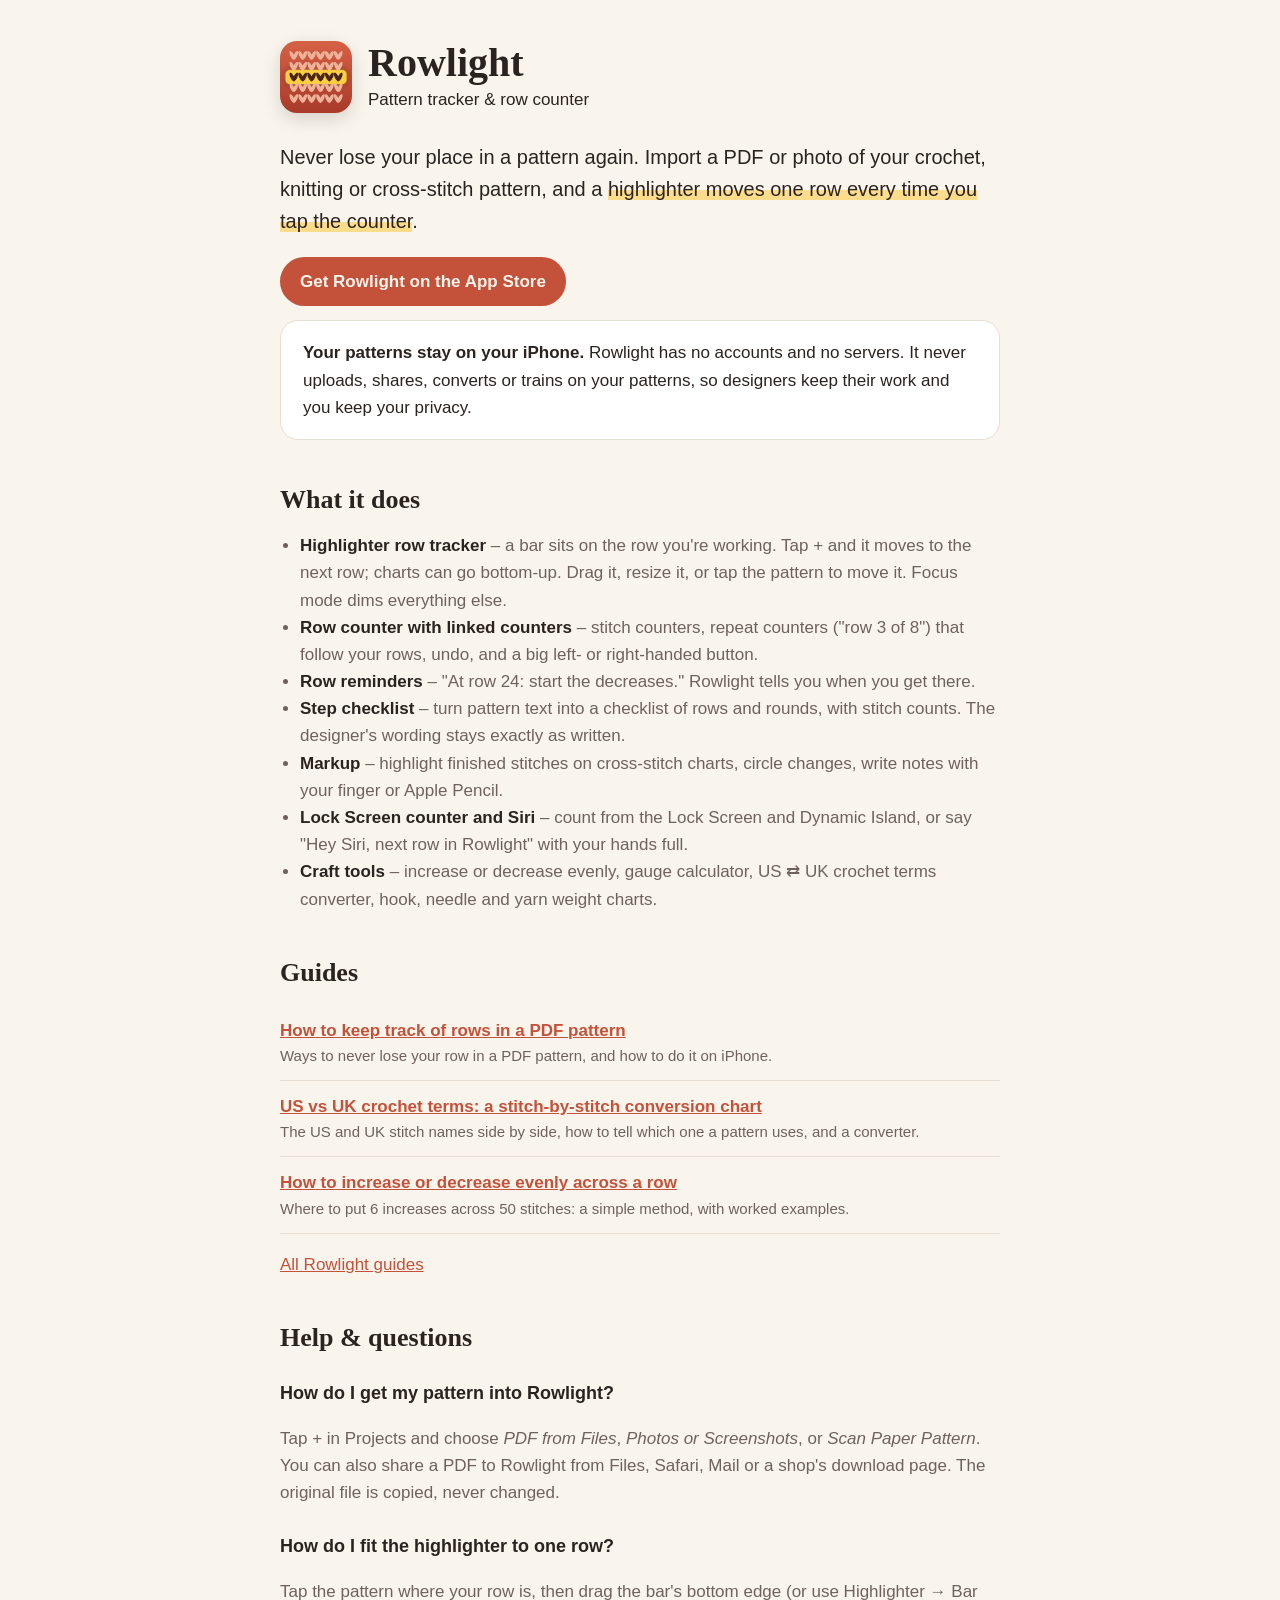
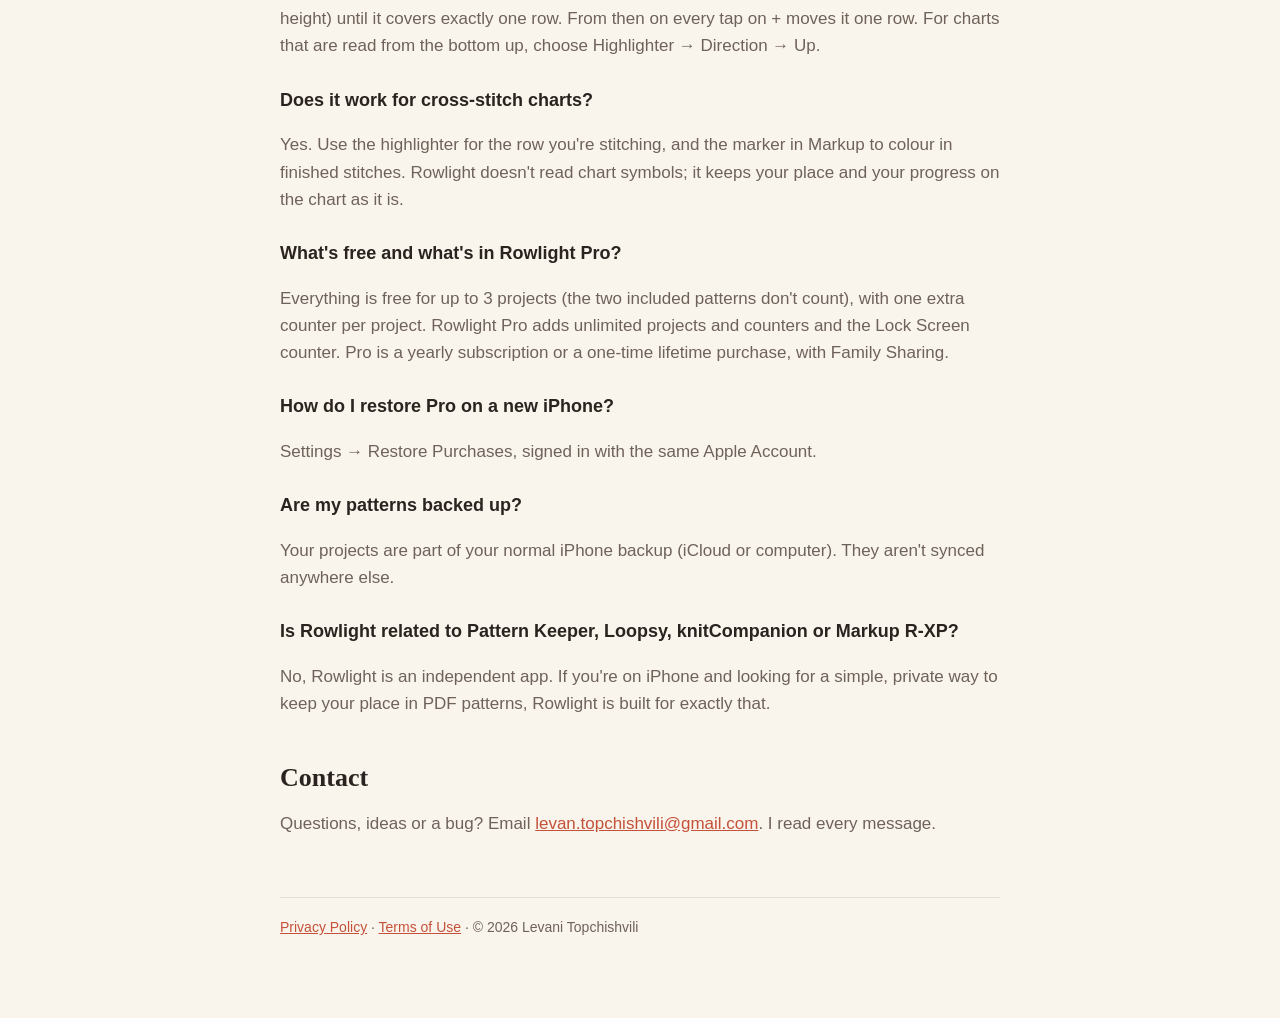
<file: docs/index.html>
<!doctype html>
<html lang="en">
<head>
<meta charset="utf-8">
<meta name="viewport" content="width=device-width, initial-scale=1">
<title>Rowlight – PDF pattern tracker & row counter for crochet, knitting and cross-stitch</title>
<meta name="description" content="Rowlight is an iPhone app that keeps your place in PDF crochet, knitting and cross-stitch patterns: a highlighter follows your row counter, with linked counters, row reminders, markup, a Lock Screen counter and craft calculators. Your patterns never leave your iPhone.">
<link rel="icon" href="icon.png">
<meta name="apple-itunes-app" content="app-id=6817807461">
<link rel="stylesheet" href="style.css">
</head>
<body><main>
<header><img src="icon.png" alt="Rowlight app icon"><div><h1>Rowlight</h1><div>Pattern tracker &amp; row counter</div></div></header>

<p class="lead">Never lose your place in a pattern again. Import a PDF or photo of your crochet, knitting or cross-stitch pattern, and a <span class="hl">highlighter moves one row every time you tap the counter</span>.</p>
<p class="g-cta-row"><a class="g-cta" href="https://apps.apple.com/app/id6817807461">Get Rowlight on the App Store</a></p>

<div class="card"><strong>Your patterns stay on your iPhone.</strong> Rowlight has no accounts and no servers. It never uploads, shares, converts or trains on your patterns, so designers keep their work and you keep your privacy.</div>

<h2>What it does</h2>
<ul>
<li><strong>Highlighter row tracker</strong> – a bar sits on the row you're working. Tap + and it moves to the next row; charts can go bottom-up. Drag it, resize it, or tap the pattern to move it. Focus mode dims everything else.</li>
<li><strong>Row counter with linked counters</strong> – stitch counters, repeat counters ("row 3 of 8") that follow your rows, undo, and a big left- or right-handed button.</li>
<li><strong>Row reminders</strong> – "At row 24: start the decreases." Rowlight tells you when you get there.</li>
<li><strong>Step checklist</strong> – turn pattern text into a checklist of rows and rounds, with stitch counts. The designer's wording stays exactly as written.</li>
<li><strong>Markup</strong> – highlight finished stitches on cross-stitch charts, circle changes, write notes with your finger or Apple Pencil.</li>
<li><strong>Lock Screen counter and Siri</strong> – count from the Lock Screen and Dynamic Island, or say "Hey Siri, next row in Rowlight" with your hands full.</li>
<li><strong>Craft tools</strong> – increase or decrease evenly, gauge calculator, US ⇄ UK crochet terms converter, hook, needle and yarn weight charts.</li>
</ul>

<h2 id="guides">Guides</h2>
<ul class="g-list">
<li><a href="guides/how-to-keep-track-of-rows-in-a-pdf-pattern.html">How to keep track of rows in a PDF pattern</a><span>Ways to never lose your row in a PDF pattern, and how to do it on iPhone.</span></li>
<li><a href="guides/us-vs-uk-crochet-terms.html">US vs UK crochet terms: a stitch-by-stitch conversion chart</a><span>The US and UK stitch names side by side, how to tell which one a pattern uses, and a converter.</span></li>
<li><a href="guides/how-to-increase-evenly-across-a-row.html">How to increase or decrease evenly across a row</a><span>Where to put 6 increases across 50 stitches: a simple method, with worked examples.</span></li>
</ul>
<p><a href="guides/">All Rowlight guides</a></p>

<h2 id="help">Help &amp; questions</h2>
<h3>How do I get my pattern into Rowlight?</h3>
<p>Tap + in Projects and choose <em>PDF from Files</em>, <em>Photos or Screenshots</em>, or <em>Scan Paper Pattern</em>. You can also share a PDF to Rowlight from Files, Safari, Mail or a shop's download page. The original file is copied, never changed.</p>
<h3>How do I fit the highlighter to one row?</h3>
<p>Tap the pattern where your row is, then drag the bar's bottom edge (or use Highlighter → Bar height) until it covers exactly one row. From then on every tap on + moves it one row. For charts that are read from the bottom up, choose Highlighter → Direction → Up.</p>
<h3>Does it work for cross-stitch charts?</h3>
<p>Yes. Use the highlighter for the row you're stitching, and the marker in Markup to colour in finished stitches. Rowlight doesn't read chart symbols; it keeps your place and your progress on the chart as it is.</p>
<h3>What's free and what's in Rowlight Pro?</h3>
<p>Everything is free for up to 3 projects (the two included patterns don't count), with one extra counter per project. Rowlight Pro adds unlimited projects and counters and the Lock Screen counter. Pro is a yearly subscription or a one-time lifetime purchase, with Family Sharing.</p>
<h3>How do I restore Pro on a new iPhone?</h3>
<p>Settings → Restore Purchases, signed in with the same Apple Account.</p>
<h3>Are my patterns backed up?</h3>
<p>Your projects are part of your normal iPhone backup (iCloud or computer). They aren't synced anywhere else.</p>
<h3>Is Rowlight related to Pattern Keeper, Loopsy, knitCompanion or Markup R-XP?</h3>
<p>No, Rowlight is an independent app. If you're on iPhone and looking for a simple, private way to keep your place in PDF patterns, Rowlight is built for exactly that.</p>

<h2>Contact</h2>
<p>Questions, ideas or a bug? Email <a href="mailto:levan.topchishvili@gmail.com?subject=Rowlight">levan.topchishvili@gmail.com</a>. I read every message.</p>

<footer><a href="privacy.html">Privacy Policy</a> · <a href="https://www.apple.com/legal/internet-services/itunes/dev/stdeula/">Terms of Use</a> · © 2026 Levani Topchishvili</footer>
</main></body></html>
</file>
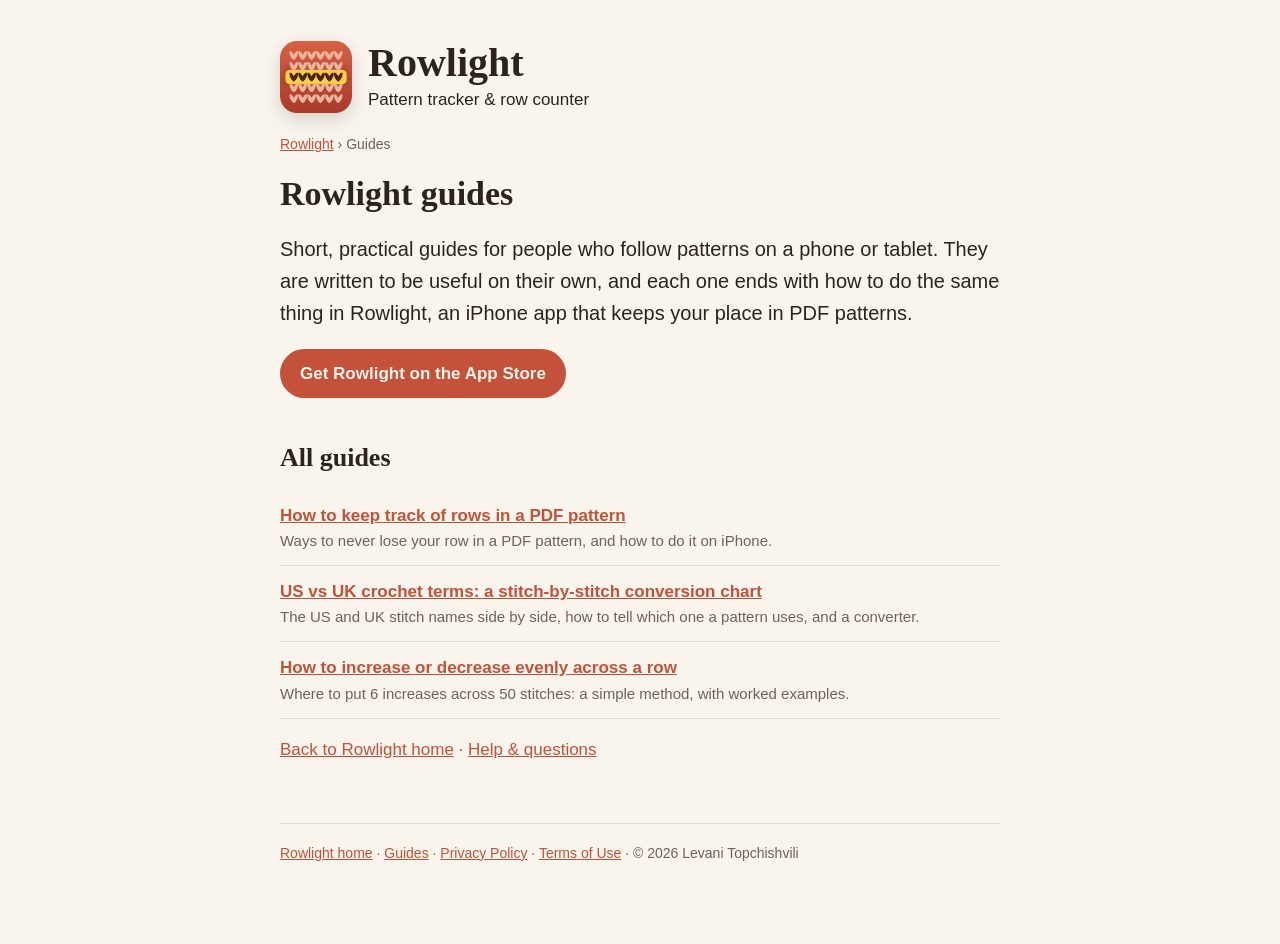
<file: docs/guides/index.html>
<!doctype html>
<html lang="en">
<head>
<meta charset="utf-8">
<meta name="viewport" content="width=device-width, initial-scale=1">
<title>Crochet, Knitting &amp; Cross-Stitch Pattern Guides – Rowlight</title>
<meta name="description" content="Practical guides for crochet, knitting and cross-stitch: keeping your row in PDF patterns, US vs UK crochet terms, and increasing evenly. By the developer.">
<link rel="canonical" href="https://levan2002.github.io/rowlight/guides/">
<link rel="icon" href="../icon.png">
<link rel="stylesheet" href="../style.css">
<meta property="og:type" content="website">
<meta property="og:title" content="Crochet, Knitting &amp; Cross-Stitch Pattern Guides – Rowlight">
<meta property="og:description" content="Practical guides for crochet, knitting and cross-stitch: keeping your row in PDF patterns, US vs UK crochet terms, and increasing evenly. By the developer.">
<meta property="og:url" content="https://levan2002.github.io/rowlight/guides/">
<meta property="og:site_name" content="Rowlight">
<meta name="twitter:card" content="summary">
<meta name="apple-itunes-app" content="app-id=6817807461">
<script type="application/ld+json">
{
 "@context": "https://schema.org",
 "@type": "BreadcrumbList",
 "itemListElement": [
  {
   "@type": "ListItem",
   "position": 1,
   "name": "Rowlight home",
   "item": "https://levan2002.github.io/rowlight/"
  },
  {
   "@type": "ListItem",
   "position": 2,
   "name": "Guides",
   "item": "https://levan2002.github.io/rowlight/guides/"
  }
 ]
}
</script>
<script type="application/ld+json">
{
 "@context": "https://schema.org",
 "@type": "CollectionPage",
 "name": "Rowlight guides",
 "description": "Practical guides for crochet, knitting and cross-stitch: keeping your row in PDF patterns, US vs UK crochet terms, and increasing evenly. By the developer.",
 "url": "https://levan2002.github.io/rowlight/guides/",
 "author": {
  "@type": "Person",
  "name": "Levani Topchishvili"
 },
 "dateModified": "2026-10-05"
}
</script>
</head>
<body class="guide"><main>
<header><img src="../icon.png" alt="Rowlight app icon"><div><div class="g-brand"><a href="../">Rowlight</a></div><div>Pattern tracker &amp; row counter</div></div></header>
<nav class="crumbs" aria-label="Breadcrumb"><a href="../">Rowlight</a> <span aria-hidden="true">›</span> Guides</nav>
<article>
<h1>Rowlight guides</h1>
<p class="lead">Short, practical guides for people who follow patterns on a phone or tablet. They are written to be useful on their own, and each one ends with how to do the same thing in Rowlight, an iPhone app that keeps your place in PDF patterns.</p>
<p class="g-cta-row"><a class="g-cta" href="https://apps.apple.com/app/id6817807461">Get Rowlight on the App Store</a></p>
<h2>All guides</h2>
<ul class="g-list">
<li><a href="how-to-keep-track-of-rows-in-a-pdf-pattern.html">How to keep track of rows in a PDF pattern</a><span>Ways to never lose your row in a PDF pattern, and how to do it on iPhone.</span></li>
<li><a href="us-vs-uk-crochet-terms.html">US vs UK crochet terms: a stitch-by-stitch conversion chart</a><span>The US and UK stitch names side by side, how to tell which one a pattern uses, and a converter.</span></li>
<li><a href="how-to-increase-evenly-across-a-row.html">How to increase or decrease evenly across a row</a><span>Where to put 6 increases across 50 stitches: a simple method, with worked examples.</span></li>
</ul>
<p><a href="../">Back to Rowlight home</a> · <a href="../#help">Help &amp; questions</a></p>
</article>
<footer><a href="../">Rowlight home</a> · <a href="./">Guides</a> · <a href="../privacy.html">Privacy Policy</a> · <a href="https://www.apple.com/legal/internet-services/itunes/dev/stdeula/">Terms of Use</a> · © 2026 Levani Topchishvili</footer>
</main></body></html>
</file>
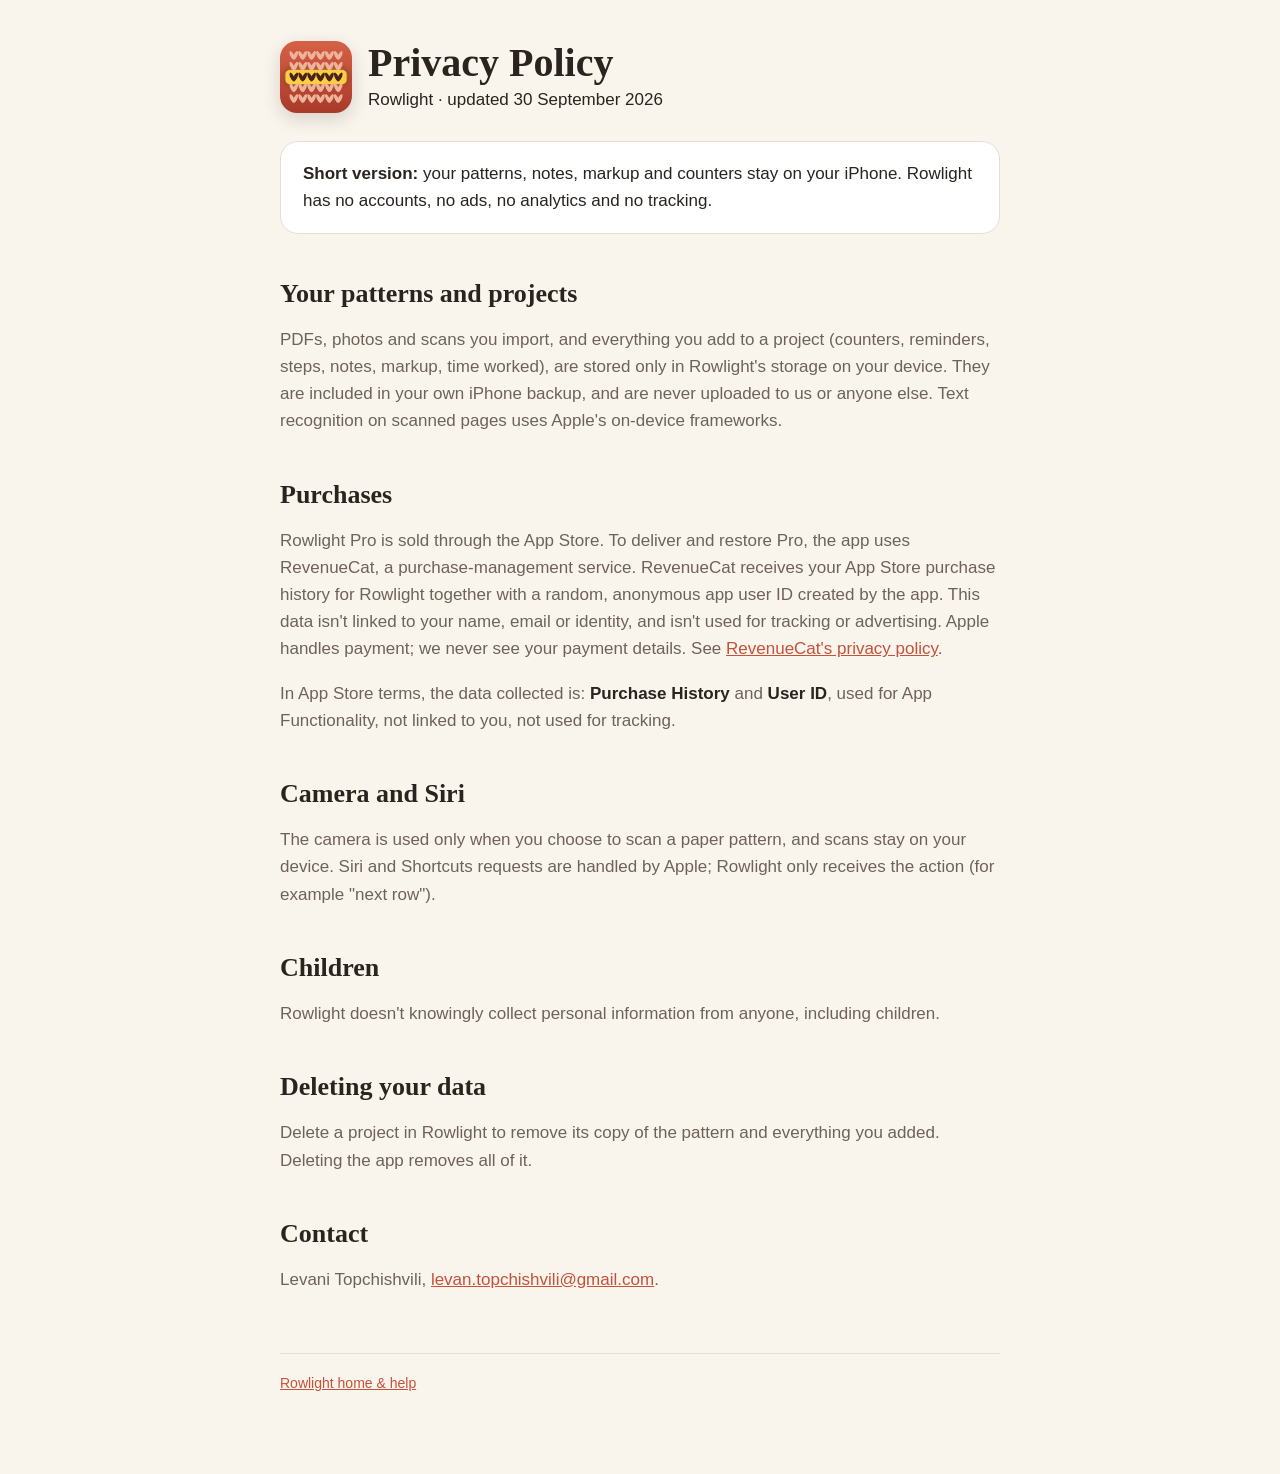
<file: docs/privacy.html>
<!doctype html>
<html lang="en">
<head>
<meta charset="utf-8">
<meta name="viewport" content="width=device-width, initial-scale=1">
<title>Rowlight – Privacy Policy</title>
<meta name="description" content="Rowlight privacy policy: your patterns never leave your iPhone. No accounts, no ads, no tracking.">
<link rel="icon" href="icon.png">
<link rel="stylesheet" href="style.css">
</head>
<body><main>
<header><img src="icon.png" alt="Rowlight app icon"><div><h1>Privacy Policy</h1><div>Rowlight · updated 30 September 2026</div></div></header>

<div class="card"><strong>Short version:</strong> your patterns, notes, markup and counters stay on your iPhone. Rowlight has no accounts, no ads, no analytics and no tracking.</div>

<h2>Your patterns and projects</h2>
<p>PDFs, photos and scans you import, and everything you add to a project (counters, reminders, steps, notes, markup, time worked), are stored only in Rowlight's storage on your device. They are included in your own iPhone backup, and are never uploaded to us or anyone else. Text recognition on scanned pages uses Apple's on-device frameworks.</p>

<h2>Purchases</h2>
<p>Rowlight Pro is sold through the App Store. To deliver and restore Pro, the app uses RevenueCat, a purchase-management service. RevenueCat receives your App Store purchase history for Rowlight together with a random, anonymous app user ID created by the app. This data isn't linked to your name, email or identity, and isn't used for tracking or advertising. Apple handles payment; we never see your payment details. See <a href="https://www.revenuecat.com/privacy">RevenueCat's privacy policy</a>.</p>
<p>In App Store terms, the data collected is: <strong>Purchase History</strong> and <strong>User ID</strong>, used for App Functionality, not linked to you, not used for tracking.</p>

<h2>Camera and Siri</h2>
<p>The camera is used only when you choose to scan a paper pattern, and scans stay on your device. Siri and Shortcuts requests are handled by Apple; Rowlight only receives the action (for example "next row").</p>

<h2>Children</h2>
<p>Rowlight doesn't knowingly collect personal information from anyone, including children.</p>

<h2>Deleting your data</h2>
<p>Delete a project in Rowlight to remove its copy of the pattern and everything you added. Deleting the app removes all of it.</p>

<h2>Contact</h2>
<p>Levani Topchishvili, <a href="mailto:levan.topchishvili@gmail.com?subject=Rowlight%20privacy">levan.topchishvili@gmail.com</a>.</p>

<footer><a href="index.html">Rowlight home &amp; help</a></footer>
</main></body></html>
</file>
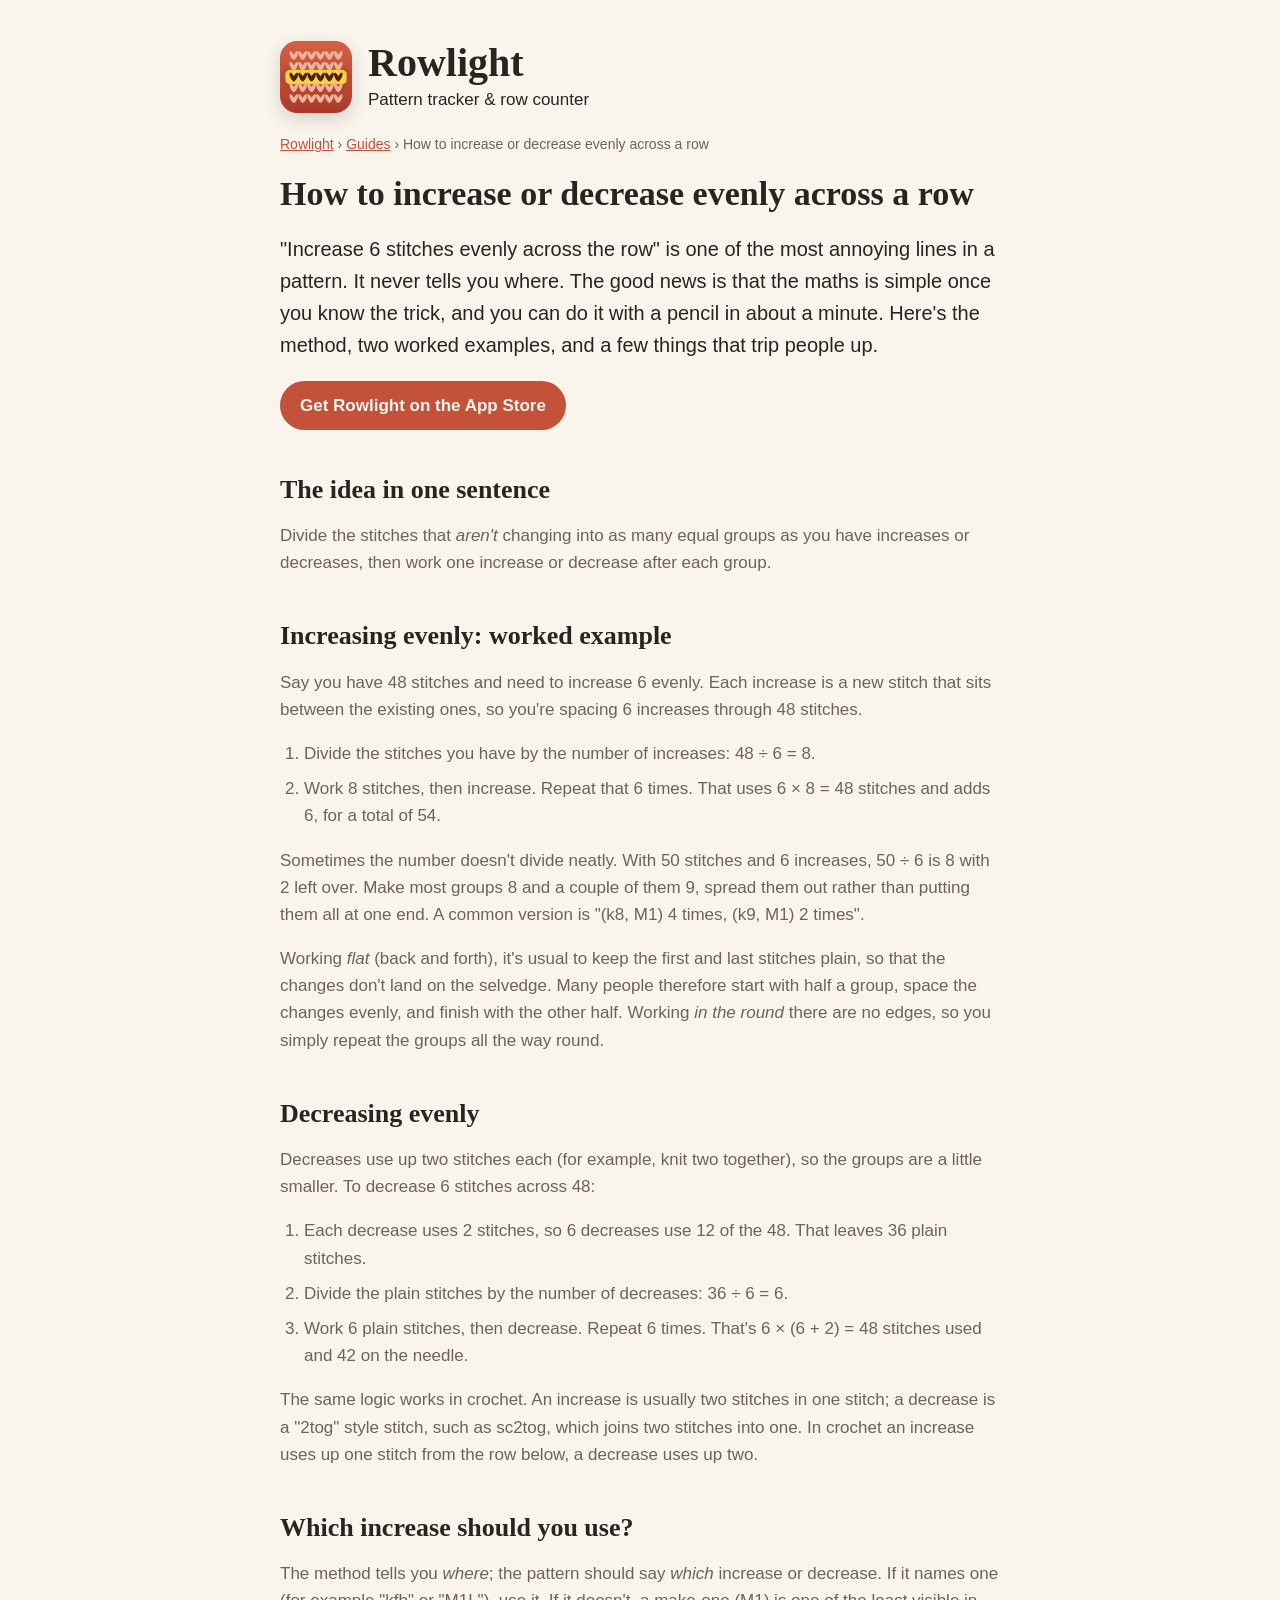
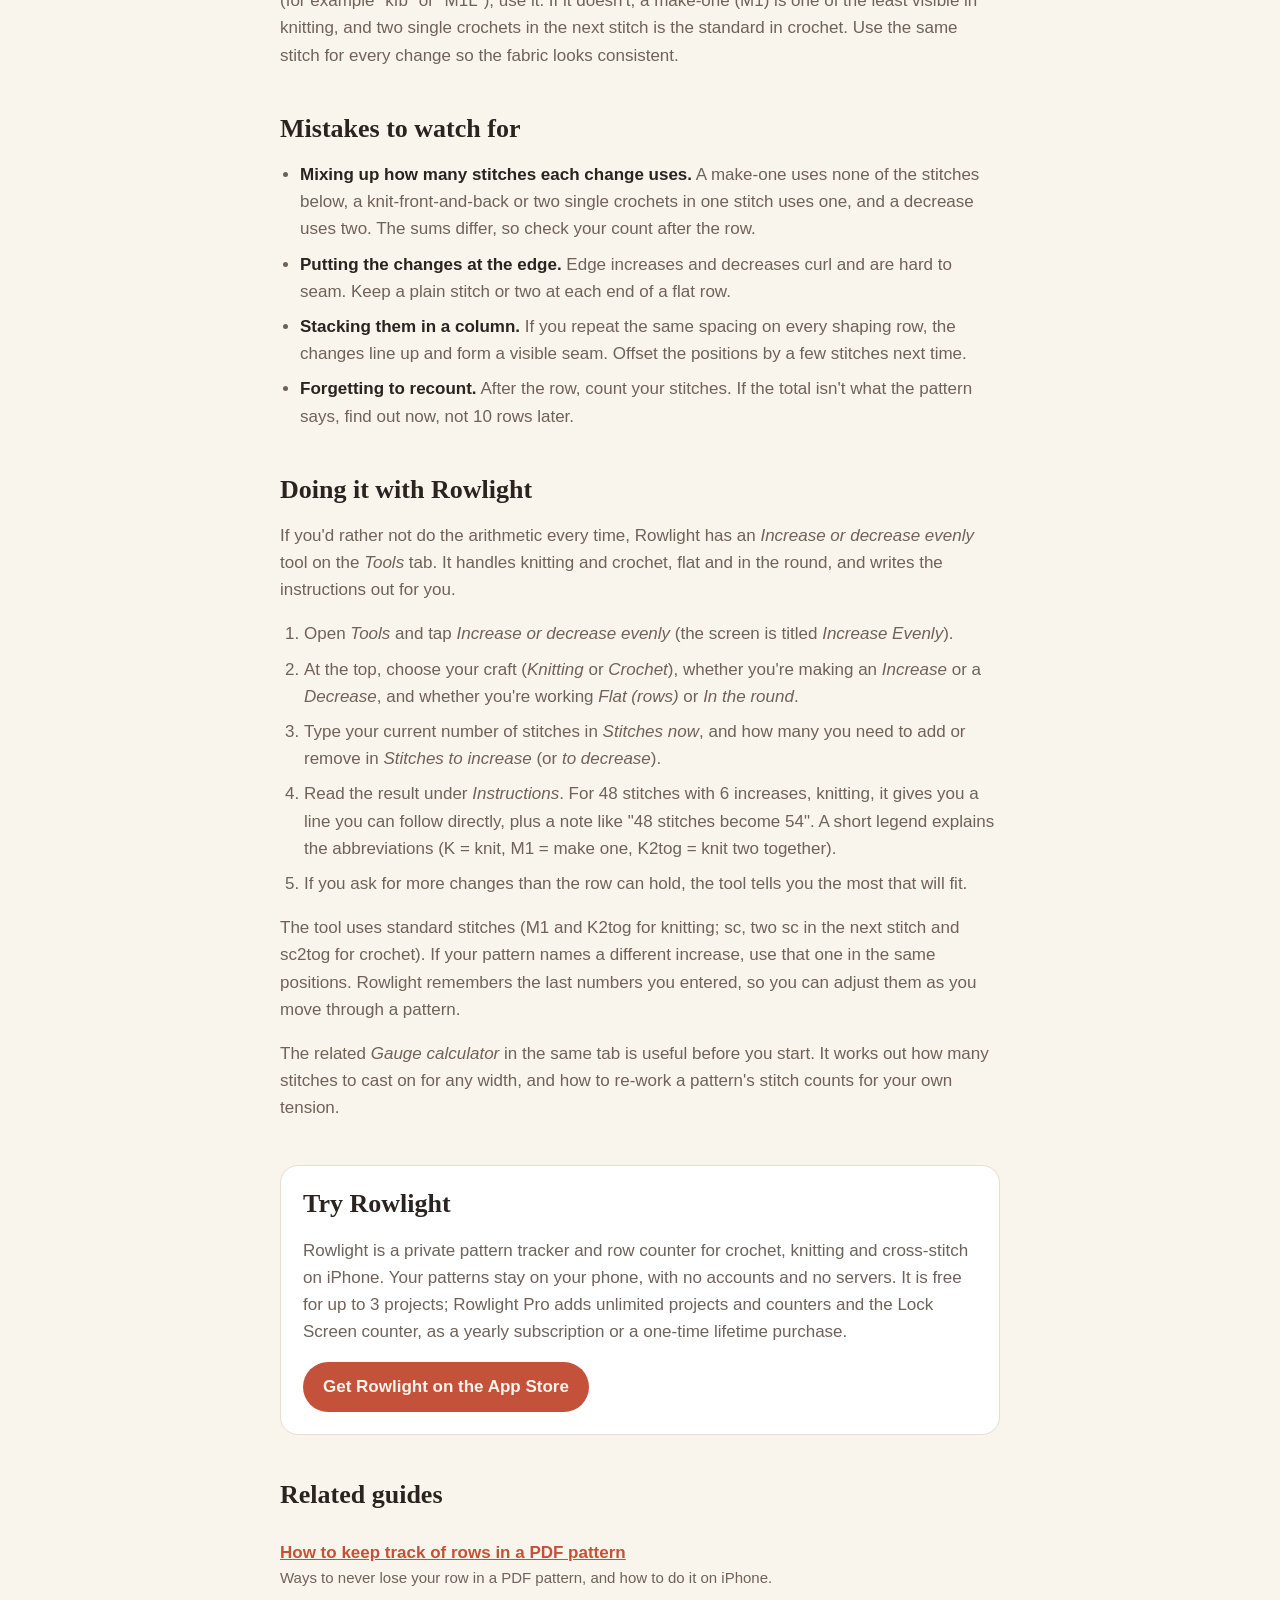
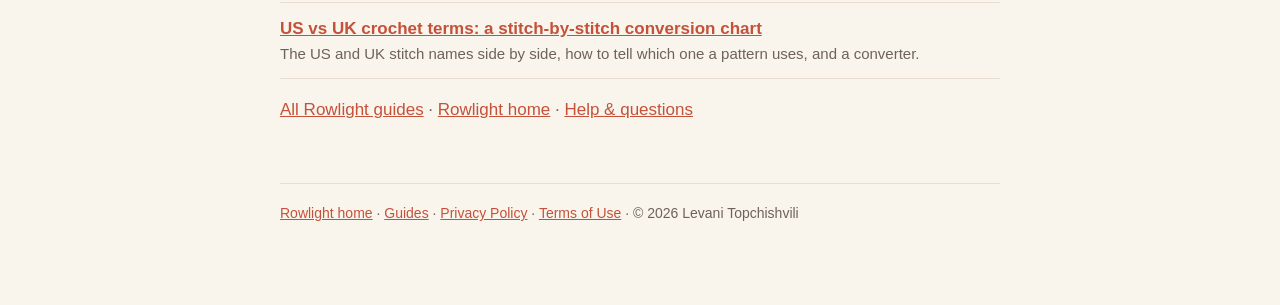
<file: docs/guides/how-to-increase-evenly-across-a-row.html>
<!doctype html>
<html lang="en">
<head>
<meta charset="utf-8">
<meta name="viewport" content="width=device-width, initial-scale=1">
<title>How to Increase or Decrease Evenly Across a Row – Rowlight</title>
<meta name="description" content="Pattern says &#x27;increase 6 stitches evenly across 50&#x27;? Learn how to space increases or decreases evenly, flat or in the round, with worked examples.">
<link rel="canonical" href="https://levan2002.github.io/rowlight/guides/how-to-increase-evenly-across-a-row.html">
<link rel="icon" href="../icon.png">
<link rel="stylesheet" href="../style.css">
<meta property="og:type" content="article">
<meta property="og:title" content="How to Increase or Decrease Evenly Across a Row – Rowlight">
<meta property="og:description" content="Pattern says &#x27;increase 6 stitches evenly across 50&#x27;? Learn how to space increases or decreases evenly, flat or in the round, with worked examples.">
<meta property="og:url" content="https://levan2002.github.io/rowlight/guides/how-to-increase-evenly-across-a-row.html">
<meta property="og:site_name" content="Rowlight">
<meta name="twitter:card" content="summary">
<meta name="apple-itunes-app" content="app-id=6817807461">
<script type="application/ld+json">
{
 "@context": "https://schema.org",
 "@type": "Article",
 "headline": "How to increase or decrease evenly across a row",
 "description": "Pattern says 'increase 6 stitches evenly across 50'? Learn how to space increases or decreases evenly, flat or in the round, with worked examples.",
 "author": {
  "@type": "Person",
  "name": "Levani Topchishvili"
 },
 "publisher": {
  "@type": "Person",
  "name": "Levani Topchishvili"
 },
 "datePublished": "2026-10-05",
 "dateModified": "2026-10-05",
 "mainEntityOfPage": "https://levan2002.github.io/rowlight/guides/how-to-increase-evenly-across-a-row.html"
}
</script>
<script type="application/ld+json">
{
 "@context": "https://schema.org",
 "@type": "BreadcrumbList",
 "itemListElement": [
  {
   "@type": "ListItem",
   "position": 1,
   "name": "Rowlight home",
   "item": "https://levan2002.github.io/rowlight/"
  },
  {
   "@type": "ListItem",
   "position": 2,
   "name": "Guides",
   "item": "https://levan2002.github.io/rowlight/guides/"
  },
  {
   "@type": "ListItem",
   "position": 3,
   "name": "How to increase or decrease evenly across a row",
   "item": "https://levan2002.github.io/rowlight/guides/how-to-increase-evenly-across-a-row.html"
  }
 ]
}
</script>
</head>
<body class="guide"><main>
<header><img src="../icon.png" alt="Rowlight app icon"><div><div class="g-brand"><a href="../">Rowlight</a></div><div>Pattern tracker &amp; row counter</div></div></header>
<nav class="crumbs" aria-label="Breadcrumb"><a href="../">Rowlight</a> <span aria-hidden="true">›</span> <a href="./">Guides</a> <span aria-hidden="true">›</span> How to increase or decrease evenly across a row</nav>
<article>
<h1>How to increase or decrease evenly across a row</h1>
<p class="lead">"Increase 6 stitches evenly across the row" is one of the most annoying lines in a pattern. It never tells you where. The good news is that the maths is simple once you know the trick, and you can do it with a pencil in about a minute. Here's the method, two worked examples, and a few things that trip people up.</p>
<p class="g-cta-row"><a class="g-cta" href="https://apps.apple.com/app/id6817807461">Get Rowlight on the App Store</a></p>

<h2>The idea in one sentence</h2>
<p>Divide the stitches that <em>aren't</em> changing into as many equal groups as you have increases or decreases, then work one increase or decrease after each group.</p>

<h2>Increasing evenly: worked example</h2>
<p>Say you have 48 stitches and need to increase 6 evenly. Each increase is a new stitch that sits between the existing ones, so you're spacing 6 increases through 48 stitches.</p>
<ol class="steps">
<li>Divide the stitches you have by the number of increases: 48 ÷ 6 = 8.</li>
<li>Work 8 stitches, then increase. Repeat that 6 times. That uses 6 × 8 = 48 stitches and adds 6, for a total of 54.</li>
</ol>
<p>Sometimes the number doesn't divide neatly. With 50 stitches and 6 increases, 50 ÷ 6 is 8 with 2 left over. Make most groups 8 and a couple of them 9, spread them out rather than putting them all at one end. A common version is "(k8, M1) 4 times, (k9, M1) 2 times".</p>
<p>Working <em>flat</em> (back and forth), it's usual to keep the first and last stitches plain, so that the changes don't land on the selvedge. Many people therefore start with half a group, space the changes evenly, and finish with the other half. Working <em>in the round</em> there are no edges, so you simply repeat the groups all the way round.</p>

<h2>Decreasing evenly</h2>
<p>Decreases use up two stitches each (for example, knit two together), so the groups are a little smaller. To decrease 6 stitches across 48:</p>
<ol class="steps">
<li>Each decrease uses 2 stitches, so 6 decreases use 12 of the 48. That leaves 36 plain stitches.</li>
<li>Divide the plain stitches by the number of decreases: 36 ÷ 6 = 6.</li>
<li>Work 6 plain stitches, then decrease. Repeat 6 times. That's 6 × (6 + 2) = 48 stitches used and 42 on the needle.</li>
</ol>
<p>The same logic works in crochet. An increase is usually two stitches in one stitch; a decrease is a "2tog" style stitch, such as sc2tog, which joins two stitches into one. In crochet an increase uses up one stitch from the row below, a decrease uses up two.</p>

<h2>Which increase should you use?</h2>
<p>The method tells you <em>where</em>; the pattern should say <em>which</em> increase or decrease. If it names one (for example "kfb" or "M1L"), use it. If it doesn't, a make-one (M1) is one of the least visible in knitting, and two single crochets in the next stitch is the standard in crochet. Use the same stitch for every change so the fabric looks consistent.</p>

<h2>Mistakes to watch for</h2>
<ul class="tips">
<li><strong>Mixing up how many stitches each change uses.</strong> A make-one uses none of the stitches below, a knit-front-and-back or two single crochets in one stitch uses one, and a decrease uses two. The sums differ, so check your count after the row.</li>
<li><strong>Putting the changes at the edge.</strong> Edge increases and decreases curl and are hard to seam. Keep a plain stitch or two at each end of a flat row.</li>
<li><strong>Stacking them in a column.</strong> If you repeat the same spacing on every shaping row, the changes line up and form a visible seam. Offset the positions by a few stitches next time.</li>
<li><strong>Forgetting to recount.</strong> After the row, count your stitches. If the total isn't what the pattern says, find out now, not 10 rows later.</li>
</ul>

<h2>Doing it with Rowlight</h2>
<p>If you'd rather not do the arithmetic every time, Rowlight has an <em>Increase or decrease evenly</em> tool on the <em>Tools</em> tab. It handles knitting and crochet, flat and in the round, and writes the instructions out for you.</p>
<ol class="steps">
<li>Open <em>Tools</em> and tap <em>Increase or decrease evenly</em> (the screen is titled <em>Increase Evenly</em>).</li>
<li>At the top, choose your craft (<em>Knitting</em> or <em>Crochet</em>), whether you're making an <em>Increase</em> or a <em>Decrease</em>, and whether you're working <em>Flat (rows)</em> or <em>In the round</em>.</li>
<li>Type your current number of stitches in <em>Stitches now</em>, and how many you need to add or remove in <em>Stitches to increase</em> (or <em>to decrease</em>).</li>
<li>Read the result under <em>Instructions</em>. For 48 stitches with 6 increases, knitting, it gives you a line you can follow directly, plus a note like "48 stitches become 54". A short legend explains the abbreviations (K = knit, M1 = make one, K2tog = knit two together).</li>
<li>If you ask for more changes than the row can hold, the tool tells you the most that will fit.</li>
</ol>
<p>The tool uses standard stitches (M1 and K2tog for knitting; sc, two sc in the next stitch and sc2tog for crochet). If your pattern names a different increase, use that one in the same positions. Rowlight remembers the last numbers you entered, so you can adjust them as you move through a pattern.</p>
<p>The related <em>Gauge calculator</em> in the same tab is useful before you start. It works out how many stitches to cast on for any width, and how to re-work a pattern's stitch counts for your own tension.</p>

<section class="g-end">
<h2>Try Rowlight</h2>
<p>Rowlight is a private pattern tracker and row counter for crochet, knitting and cross-stitch on iPhone. Your patterns stay on your phone, with no accounts and no servers. It is free for up to 3 projects; Rowlight Pro adds unlimited projects and counters and the Lock Screen counter, as a yearly subscription or a one-time lifetime purchase.</p>
<p class="g-cta-row"><a class="g-cta" href="https://apps.apple.com/app/id6817807461">Get Rowlight on the App Store</a></p>
</section>
<aside class="g-related">
<h2>Related guides</h2>
<ul>
<li><a href="how-to-keep-track-of-rows-in-a-pdf-pattern.html">How to keep track of rows in a PDF pattern</a><span>Ways to never lose your row in a PDF pattern, and how to do it on iPhone.</span></li>
<li><a href="us-vs-uk-crochet-terms.html">US vs UK crochet terms: a stitch-by-stitch conversion chart</a><span>The US and UK stitch names side by side, how to tell which one a pattern uses, and a converter.</span></li>
</ul>
<p><a href="./">All Rowlight guides</a> · <a href="../">Rowlight home</a> · <a href="../#help">Help &amp; questions</a></p>
</aside>
</article>
<footer><a href="../">Rowlight home</a> · <a href="./">Guides</a> · <a href="../privacy.html">Privacy Policy</a> · <a href="https://www.apple.com/legal/internet-services/itunes/dev/stdeula/">Terms of Use</a> · © 2026 Levani Topchishvili</footer>
</main></body></html>
</file>
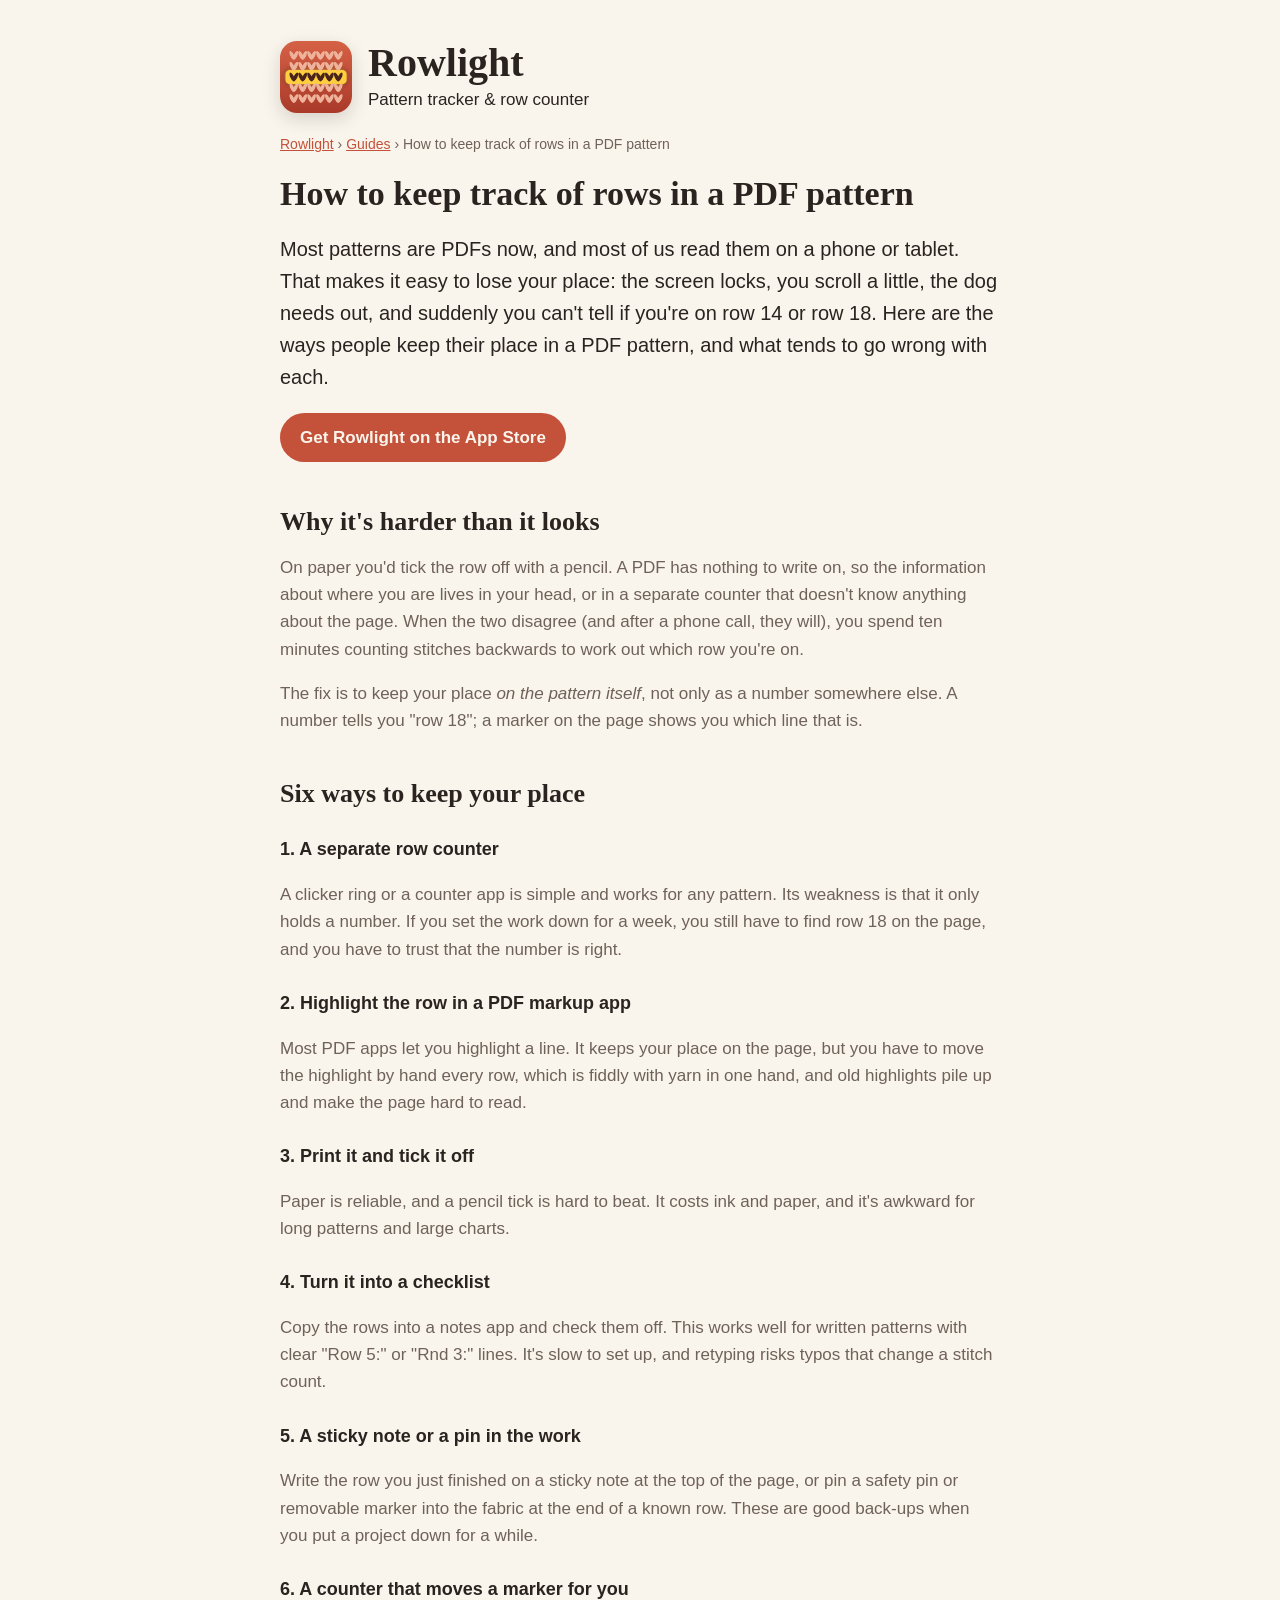
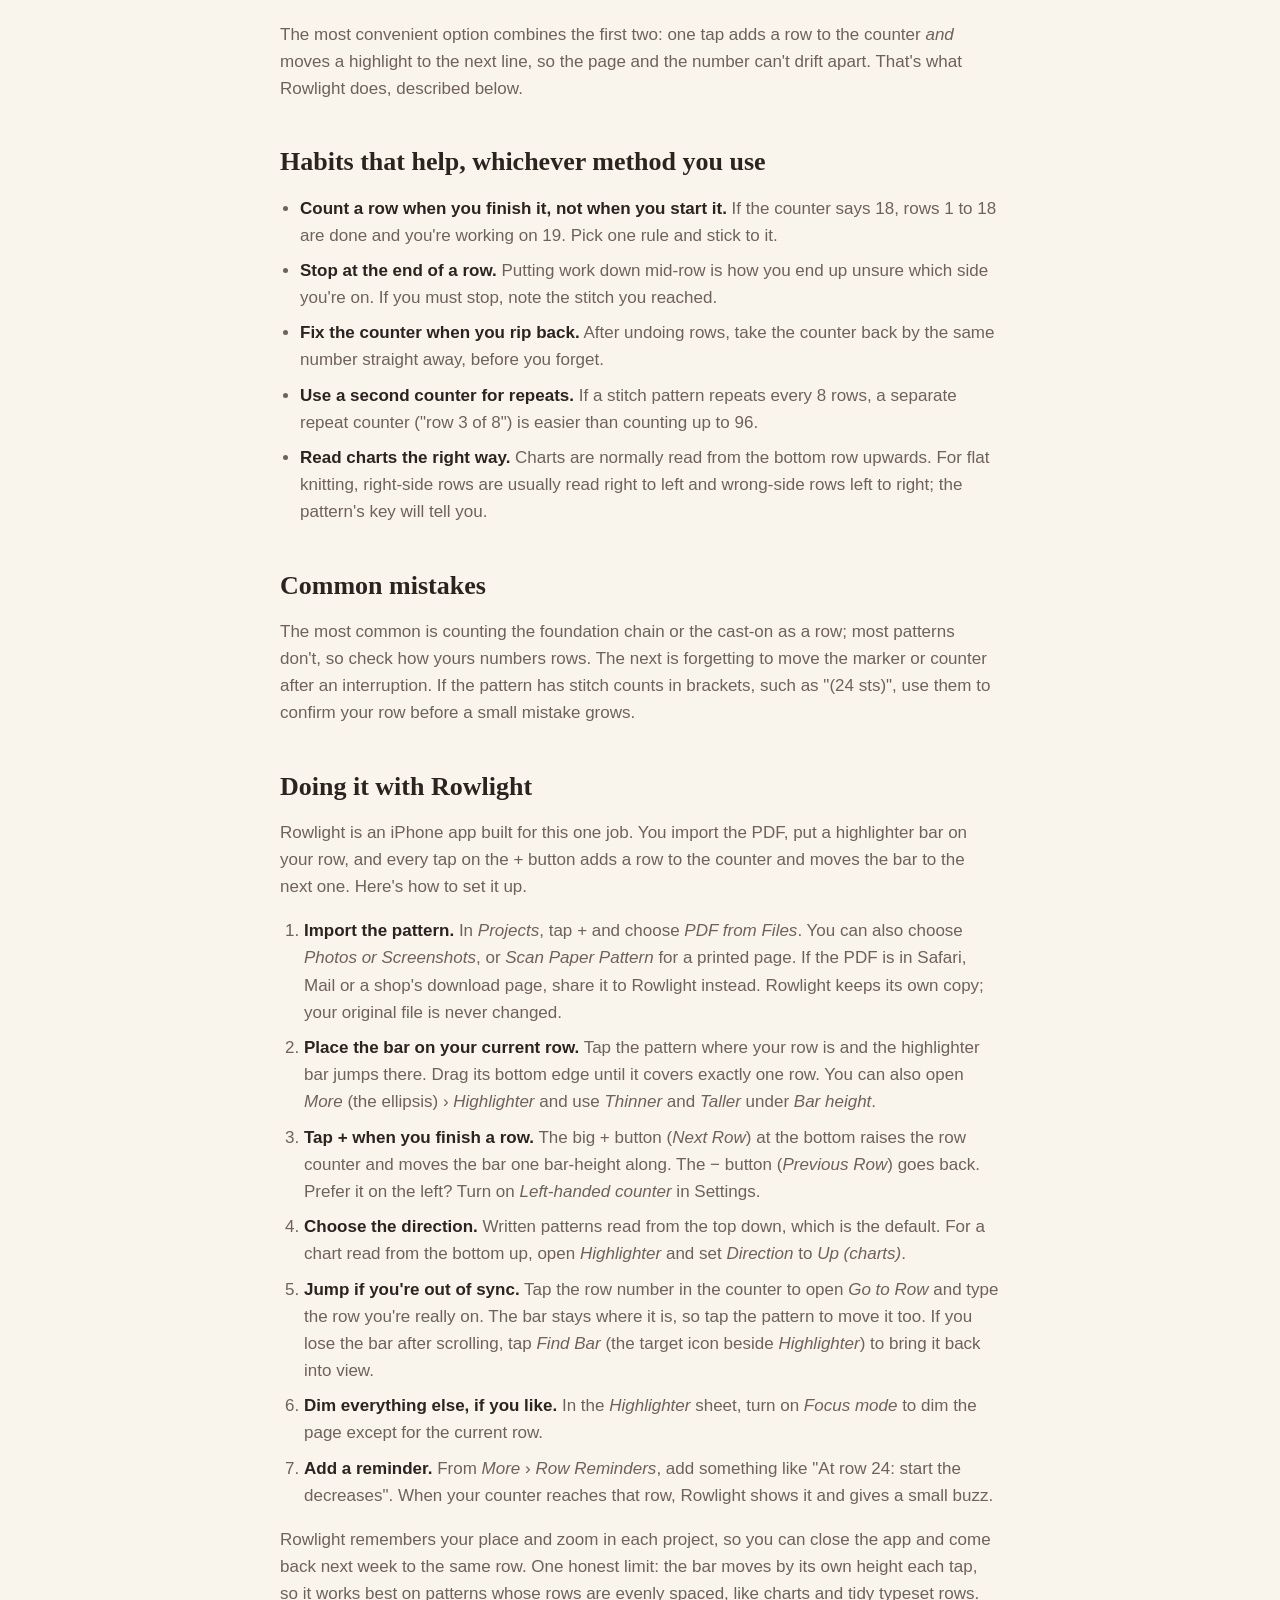
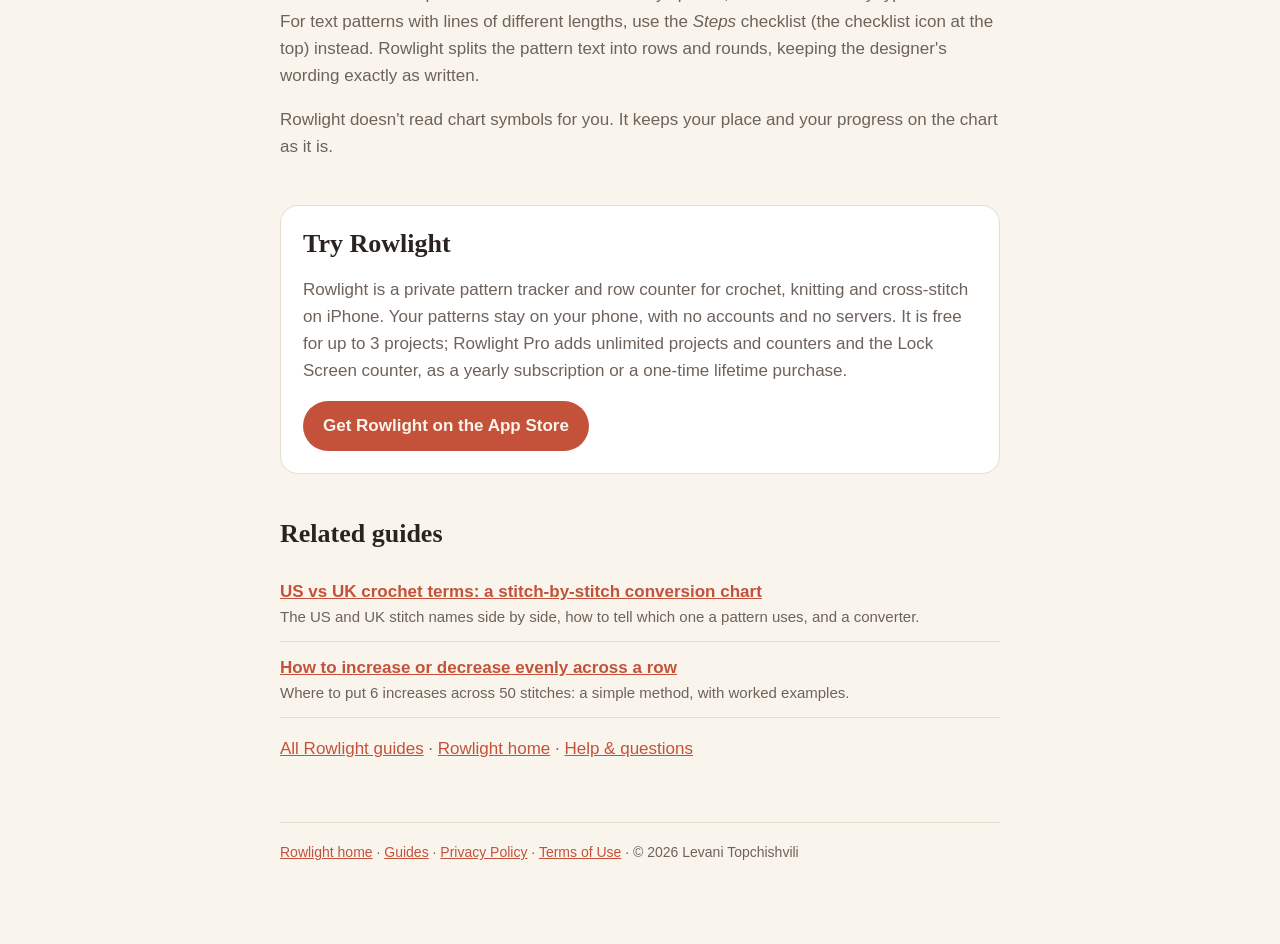
<file: docs/guides/how-to-keep-track-of-rows-in-a-pdf-pattern.html>
<!doctype html>
<html lang="en">
<head>
<meta charset="utf-8">
<meta name="viewport" content="width=device-width, initial-scale=1">
<title>How to Keep Track of Rows in a PDF Pattern – Rowlight</title>
<meta name="description" content="Losing your row in a PDF crochet, knitting or cross-stitch pattern? Six ways to keep your place, the usual mistakes, and how to do it on iPhone with Rowlight.">
<link rel="canonical" href="https://levan2002.github.io/rowlight/guides/how-to-keep-track-of-rows-in-a-pdf-pattern.html">
<link rel="icon" href="../icon.png">
<link rel="stylesheet" href="../style.css">
<meta property="og:type" content="article">
<meta property="og:title" content="How to Keep Track of Rows in a PDF Pattern – Rowlight">
<meta property="og:description" content="Losing your row in a PDF crochet, knitting or cross-stitch pattern? Six ways to keep your place, the usual mistakes, and how to do it on iPhone with Rowlight.">
<meta property="og:url" content="https://levan2002.github.io/rowlight/guides/how-to-keep-track-of-rows-in-a-pdf-pattern.html">
<meta property="og:site_name" content="Rowlight">
<meta name="twitter:card" content="summary">
<meta name="apple-itunes-app" content="app-id=6817807461">
<script type="application/ld+json">
{
 "@context": "https://schema.org",
 "@type": "Article",
 "headline": "How to keep track of rows in a PDF pattern",
 "description": "Losing your row in a PDF crochet, knitting or cross-stitch pattern? Six ways to keep your place, the usual mistakes, and how to do it on iPhone with Rowlight.",
 "author": {
  "@type": "Person",
  "name": "Levani Topchishvili"
 },
 "publisher": {
  "@type": "Person",
  "name": "Levani Topchishvili"
 },
 "datePublished": "2026-10-05",
 "dateModified": "2026-10-05",
 "mainEntityOfPage": "https://levan2002.github.io/rowlight/guides/how-to-keep-track-of-rows-in-a-pdf-pattern.html"
}
</script>
<script type="application/ld+json">
{
 "@context": "https://schema.org",
 "@type": "BreadcrumbList",
 "itemListElement": [
  {
   "@type": "ListItem",
   "position": 1,
   "name": "Rowlight home",
   "item": "https://levan2002.github.io/rowlight/"
  },
  {
   "@type": "ListItem",
   "position": 2,
   "name": "Guides",
   "item": "https://levan2002.github.io/rowlight/guides/"
  },
  {
   "@type": "ListItem",
   "position": 3,
   "name": "How to keep track of rows in a PDF pattern",
   "item": "https://levan2002.github.io/rowlight/guides/how-to-keep-track-of-rows-in-a-pdf-pattern.html"
  }
 ]
}
</script>
</head>
<body class="guide"><main>
<header><img src="../icon.png" alt="Rowlight app icon"><div><div class="g-brand"><a href="../">Rowlight</a></div><div>Pattern tracker &amp; row counter</div></div></header>
<nav class="crumbs" aria-label="Breadcrumb"><a href="../">Rowlight</a> <span aria-hidden="true">›</span> <a href="./">Guides</a> <span aria-hidden="true">›</span> How to keep track of rows in a PDF pattern</nav>
<article>
<h1>How to keep track of rows in a PDF pattern</h1>
<p class="lead">Most patterns are PDFs now, and most of us read them on a phone or tablet. That makes it easy to lose your place: the screen locks, you scroll a little, the dog needs out, and suddenly you can't tell if you're on row 14 or row 18. Here are the ways people keep their place in a PDF pattern, and what tends to go wrong with each.</p>
<p class="g-cta-row"><a class="g-cta" href="https://apps.apple.com/app/id6817807461">Get Rowlight on the App Store</a></p>

<h2>Why it's harder than it looks</h2>
<p>On paper you'd tick the row off with a pencil. A PDF has nothing to write on, so the information about where you are lives in your head, or in a separate counter that doesn't know anything about the page. When the two disagree (and after a phone call, they will), you spend ten minutes counting stitches backwards to work out which row you're on.</p>
<p>The fix is to keep your place <em>on the pattern itself</em>, not only as a number somewhere else. A number tells you "row 18"; a marker on the page shows you which line that is.</p>

<h2>Six ways to keep your place</h2>
<h3>1. A separate row counter</h3>
<p>A clicker ring or a counter app is simple and works for any pattern. Its weakness is that it only holds a number. If you set the work down for a week, you still have to find row 18 on the page, and you have to trust that the number is right.</p>
<h3>2. Highlight the row in a PDF markup app</h3>
<p>Most PDF apps let you highlight a line. It keeps your place on the page, but you have to move the highlight by hand every row, which is fiddly with yarn in one hand, and old highlights pile up and make the page hard to read.</p>
<h3>3. Print it and tick it off</h3>
<p>Paper is reliable, and a pencil tick is hard to beat. It costs ink and paper, and it's awkward for long patterns and large charts.</p>
<h3>4. Turn it into a checklist</h3>
<p>Copy the rows into a notes app and check them off. This works well for written patterns with clear "Row 5:" or "Rnd 3:" lines. It's slow to set up, and retyping risks typos that change a stitch count.</p>
<h3>5. A sticky note or a pin in the work</h3>
<p>Write the row you just finished on a sticky note at the top of the page, or pin a safety pin or removable marker into the fabric at the end of a known row. These are good back-ups when you put a project down for a while.</p>
<h3>6. A counter that moves a marker for you</h3>
<p>The most convenient option combines the first two: one tap adds a row to the counter <em>and</em> moves a highlight to the next line, so the page and the number can't drift apart. That's what Rowlight does, described below.</p>

<h2>Habits that help, whichever method you use</h2>
<ul class="tips">
<li><strong>Count a row when you finish it, not when you start it.</strong> If the counter says 18, rows 1 to 18 are done and you're working on 19. Pick one rule and stick to it.</li>
<li><strong>Stop at the end of a row.</strong> Putting work down mid-row is how you end up unsure which side you're on. If you must stop, note the stitch you reached.</li>
<li><strong>Fix the counter when you rip back.</strong> After undoing rows, take the counter back by the same number straight away, before you forget.</li>
<li><strong>Use a second counter for repeats.</strong> If a stitch pattern repeats every 8 rows, a separate repeat counter ("row 3 of 8") is easier than counting up to 96.</li>
<li><strong>Read charts the right way.</strong> Charts are normally read from the bottom row upwards. For flat knitting, right-side rows are usually read right to left and wrong-side rows left to right; the pattern's key will tell you.</li>
</ul>

<h2>Common mistakes</h2>
<p>The most common is counting the foundation chain or the cast-on as a row; most patterns don't, so check how yours numbers rows. The next is forgetting to move the marker or counter after an interruption. If the pattern has stitch counts in brackets, such as "(24 sts)", use them to confirm your row before a small mistake grows.</p>

<h2>Doing it with Rowlight</h2>
<p>Rowlight is an iPhone app built for this one job. You import the PDF, put a highlighter bar on your row, and every tap on the + button adds a row to the counter and moves the bar to the next one. Here's how to set it up.</p>
<ol class="steps">
<li><strong>Import the pattern.</strong> In <em>Projects</em>, tap <em>+</em> and choose <em>PDF from Files</em>. You can also choose <em>Photos or Screenshots</em>, or <em>Scan Paper Pattern</em> for a printed page. If the PDF is in Safari, Mail or a shop's download page, share it to Rowlight instead. Rowlight keeps its own copy; your original file is never changed.</li>
<li><strong>Place the bar on your current row.</strong> Tap the pattern where your row is and the highlighter bar jumps there. Drag its bottom edge until it covers exactly one row. You can also open <em>More</em> (the ellipsis) › <em>Highlighter</em> and use <em>Thinner</em> and <em>Taller</em> under <em>Bar height</em>.</li>
<li><strong>Tap + when you finish a row.</strong> The big + button (<em>Next Row</em>) at the bottom raises the row counter and moves the bar one bar-height along. The − button (<em>Previous Row</em>) goes back. Prefer it on the left? Turn on <em>Left-handed counter</em> in Settings.</li>
<li><strong>Choose the direction.</strong> Written patterns read from the top down, which is the default. For a chart read from the bottom up, open <em>Highlighter</em> and set <em>Direction</em> to <em>Up (charts)</em>.</li>
<li><strong>Jump if you're out of sync.</strong> Tap the row number in the counter to open <em>Go to Row</em> and type the row you're really on. The bar stays where it is, so tap the pattern to move it too. If you lose the bar after scrolling, tap <em>Find Bar</em> (the target icon beside <em>Highlighter</em>) to bring it back into view.</li>
<li><strong>Dim everything else, if you like.</strong> In the <em>Highlighter</em> sheet, turn on <em>Focus mode</em> to dim the page except for the current row.</li>
<li><strong>Add a reminder.</strong> From <em>More</em> › <em>Row Reminders</em>, add something like "At row 24: start the decreases". When your counter reaches that row, Rowlight shows it and gives a small buzz.</li>
</ol>
<p>Rowlight remembers your place and zoom in each project, so you can close the app and come back next week to the same row. One honest limit: the bar moves by its own height each tap, so it works best on patterns whose rows are evenly spaced, like charts and tidy typeset rows. For text patterns with lines of different lengths, use the <em>Steps</em> checklist (the checklist icon at the top) instead. Rowlight splits the pattern text into rows and rounds, keeping the designer's wording exactly as written.</p>
<p>Rowlight doesn't read chart symbols for you. It keeps your place and your progress on the chart as it is.</p>

<section class="g-end">
<h2>Try Rowlight</h2>
<p>Rowlight is a private pattern tracker and row counter for crochet, knitting and cross-stitch on iPhone. Your patterns stay on your phone, with no accounts and no servers. It is free for up to 3 projects; Rowlight Pro adds unlimited projects and counters and the Lock Screen counter, as a yearly subscription or a one-time lifetime purchase.</p>
<p class="g-cta-row"><a class="g-cta" href="https://apps.apple.com/app/id6817807461">Get Rowlight on the App Store</a></p>
</section>
<aside class="g-related">
<h2>Related guides</h2>
<ul>
<li><a href="us-vs-uk-crochet-terms.html">US vs UK crochet terms: a stitch-by-stitch conversion chart</a><span>The US and UK stitch names side by side, how to tell which one a pattern uses, and a converter.</span></li>
<li><a href="how-to-increase-evenly-across-a-row.html">How to increase or decrease evenly across a row</a><span>Where to put 6 increases across 50 stitches: a simple method, with worked examples.</span></li>
</ul>
<p><a href="./">All Rowlight guides</a> · <a href="../">Rowlight home</a> · <a href="../#help">Help &amp; questions</a></p>
</aside>
</article>
<footer><a href="../">Rowlight home</a> · <a href="./">Guides</a> · <a href="../privacy.html">Privacy Policy</a> · <a href="https://www.apple.com/legal/internet-services/itunes/dev/stdeula/">Terms of Use</a> · © 2026 Levani Topchishvili</footer>
</main></body></html>
</file>
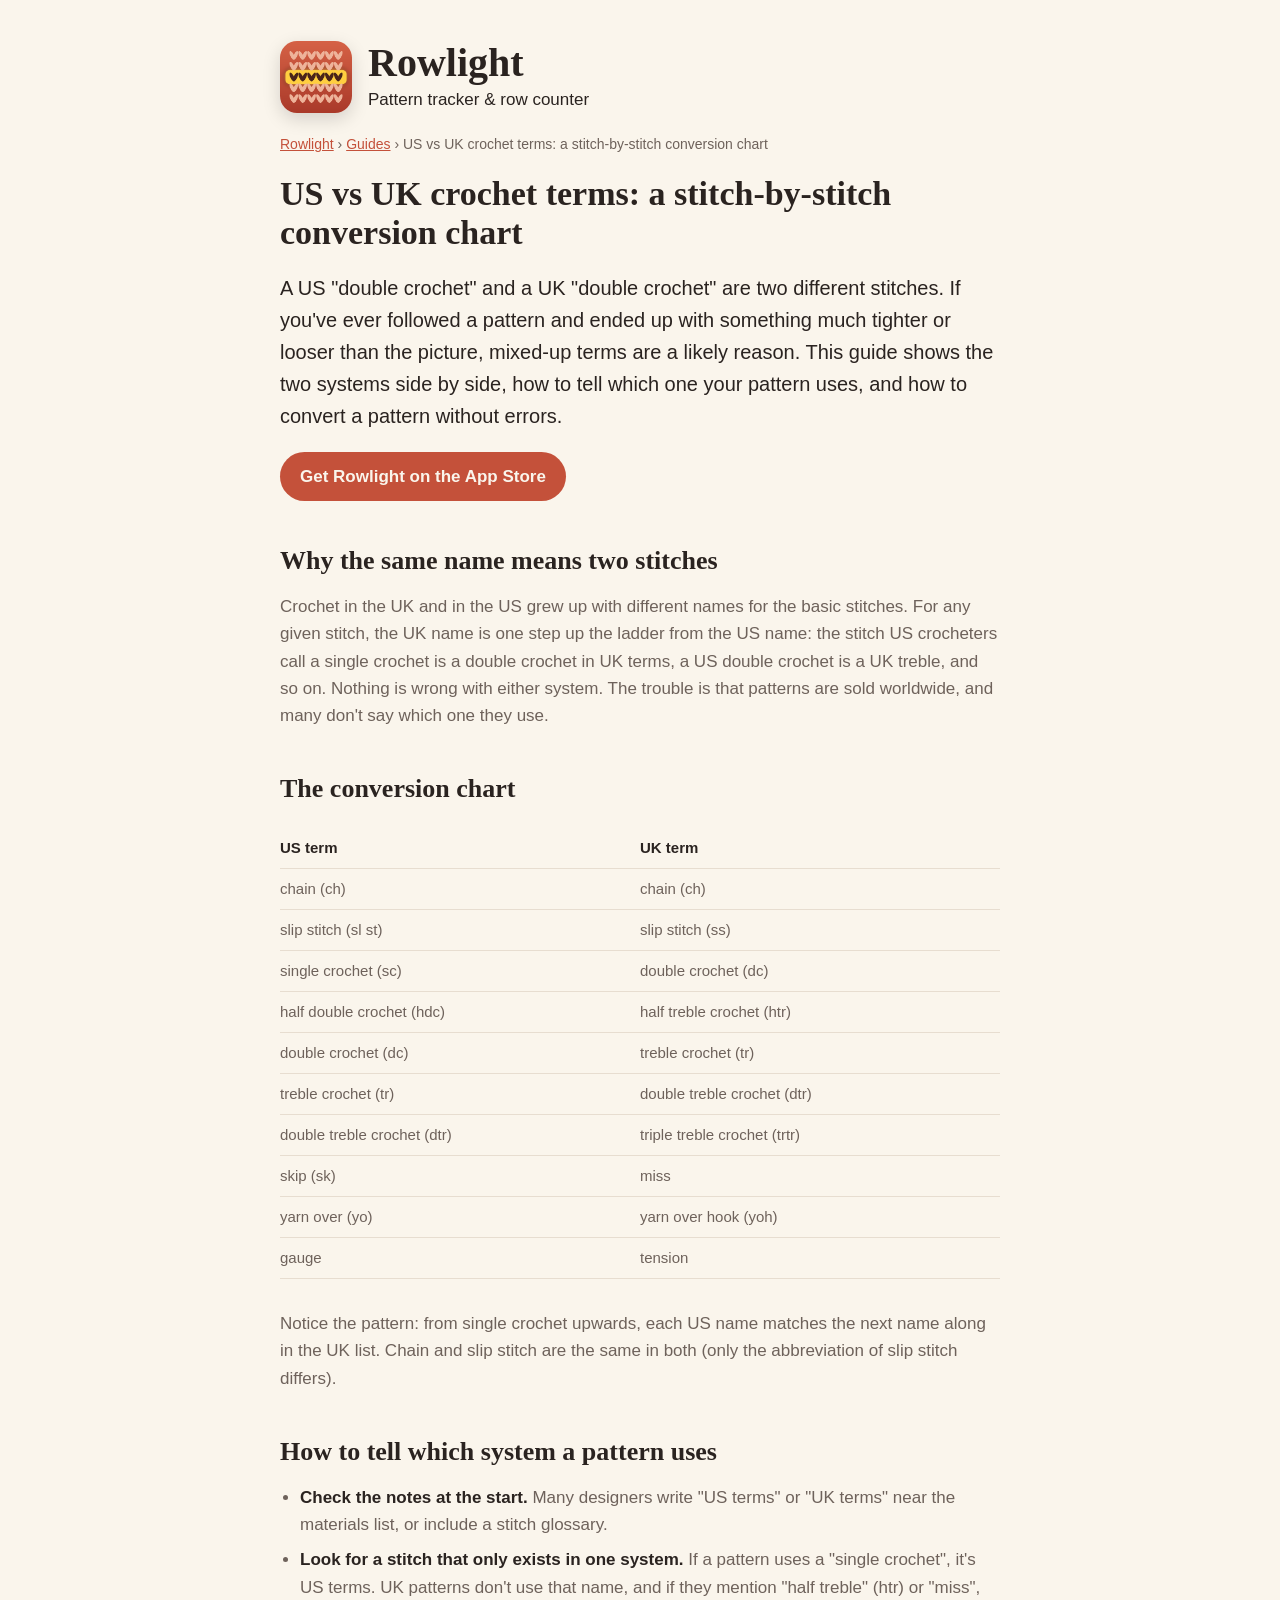
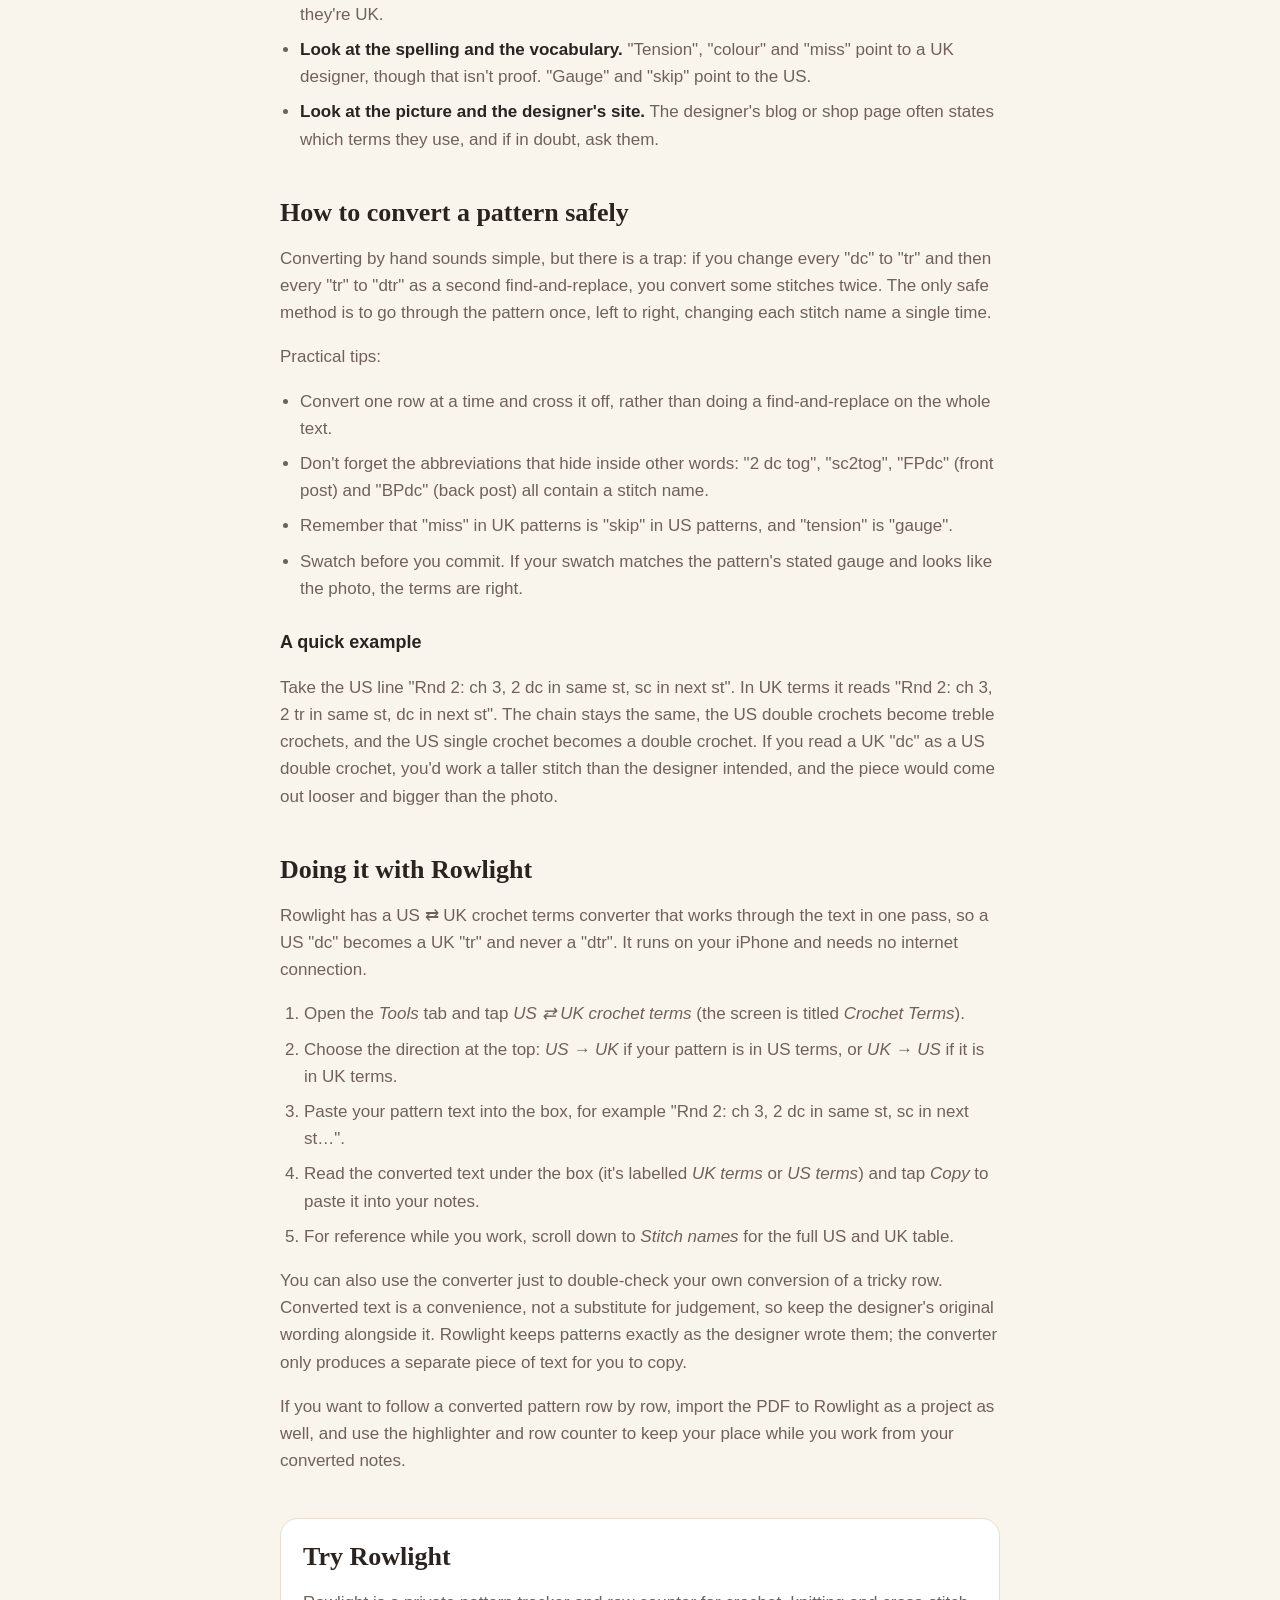
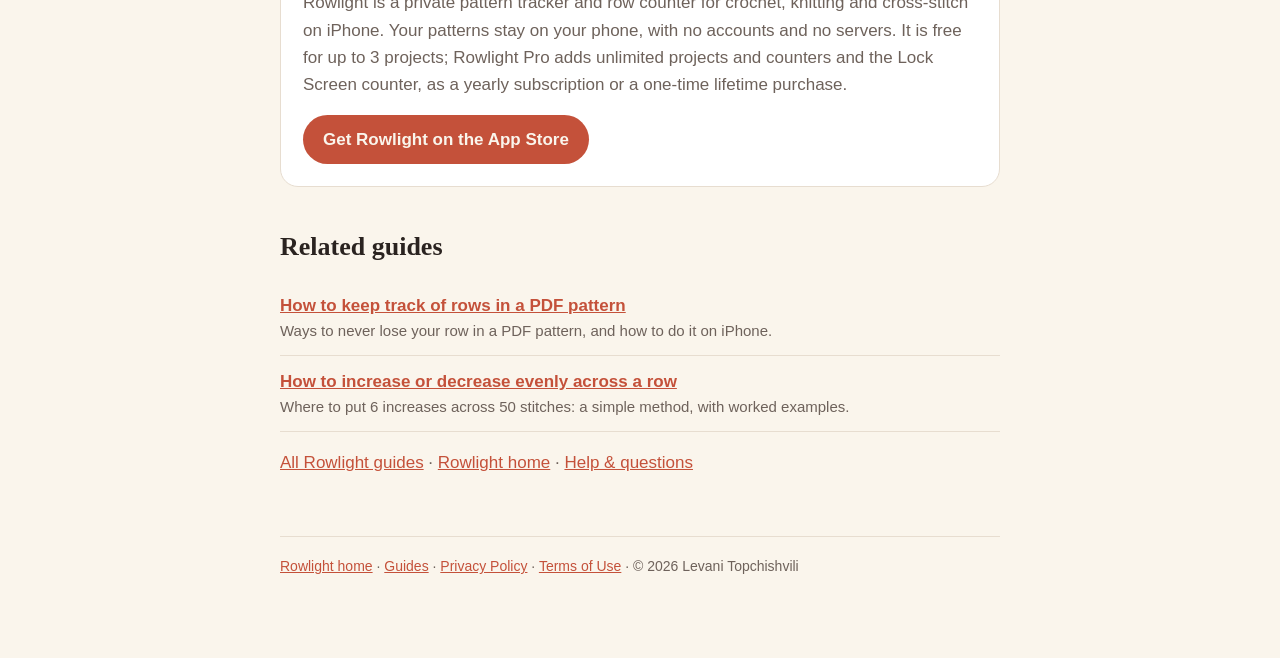
<file: docs/guides/us-vs-uk-crochet-terms.html>
<!doctype html>
<html lang="en">
<head>
<meta charset="utf-8">
<meta name="viewport" content="width=device-width, initial-scale=1">
<title>US vs UK Crochet Terms: Conversion Chart and Tips – Rowlight</title>
<meta name="description" content="US and UK crochet terms use the same names for different stitches. See the stitch-by-stitch chart, how to spot which your pattern uses, and how to convert it.">
<link rel="canonical" href="https://levan2002.github.io/rowlight/guides/us-vs-uk-crochet-terms.html">
<link rel="icon" href="../icon.png">
<link rel="stylesheet" href="../style.css">
<meta property="og:type" content="article">
<meta property="og:title" content="US vs UK Crochet Terms: Conversion Chart and Tips – Rowlight">
<meta property="og:description" content="US and UK crochet terms use the same names for different stitches. See the stitch-by-stitch chart, how to spot which your pattern uses, and how to convert it.">
<meta property="og:url" content="https://levan2002.github.io/rowlight/guides/us-vs-uk-crochet-terms.html">
<meta property="og:site_name" content="Rowlight">
<meta name="twitter:card" content="summary">
<meta name="apple-itunes-app" content="app-id=6817807461">
<script type="application/ld+json">
{
 "@context": "https://schema.org",
 "@type": "Article",
 "headline": "US vs UK crochet terms: a stitch-by-stitch conversion chart",
 "description": "US and UK crochet terms use the same names for different stitches. See the stitch-by-stitch chart, how to spot which your pattern uses, and how to convert it.",
 "author": {
  "@type": "Person",
  "name": "Levani Topchishvili"
 },
 "publisher": {
  "@type": "Person",
  "name": "Levani Topchishvili"
 },
 "datePublished": "2026-10-05",
 "dateModified": "2026-10-05",
 "mainEntityOfPage": "https://levan2002.github.io/rowlight/guides/us-vs-uk-crochet-terms.html"
}
</script>
<script type="application/ld+json">
{
 "@context": "https://schema.org",
 "@type": "BreadcrumbList",
 "itemListElement": [
  {
   "@type": "ListItem",
   "position": 1,
   "name": "Rowlight home",
   "item": "https://levan2002.github.io/rowlight/"
  },
  {
   "@type": "ListItem",
   "position": 2,
   "name": "Guides",
   "item": "https://levan2002.github.io/rowlight/guides/"
  },
  {
   "@type": "ListItem",
   "position": 3,
   "name": "US vs UK crochet terms: a stitch-by-stitch conversion chart",
   "item": "https://levan2002.github.io/rowlight/guides/us-vs-uk-crochet-terms.html"
  }
 ]
}
</script>
</head>
<body class="guide"><main>
<header><img src="../icon.png" alt="Rowlight app icon"><div><div class="g-brand"><a href="../">Rowlight</a></div><div>Pattern tracker &amp; row counter</div></div></header>
<nav class="crumbs" aria-label="Breadcrumb"><a href="../">Rowlight</a> <span aria-hidden="true">›</span> <a href="./">Guides</a> <span aria-hidden="true">›</span> US vs UK crochet terms: a stitch-by-stitch conversion chart</nav>
<article>
<h1>US vs UK crochet terms: a stitch-by-stitch conversion chart</h1>
<p class="lead">A US "double crochet" and a UK "double crochet" are two different stitches. If you've ever followed a pattern and ended up with something much tighter or looser than the picture, mixed-up terms are a likely reason. This guide shows the two systems side by side, how to tell which one your pattern uses, and how to convert a pattern without errors.</p>
<p class="g-cta-row"><a class="g-cta" href="https://apps.apple.com/app/id6817807461">Get Rowlight on the App Store</a></p>

<h2>Why the same name means two stitches</h2>
<p>Crochet in the UK and in the US grew up with different names for the basic stitches. For any given stitch, the UK name is one step up the ladder from the US name: the stitch US crocheters call a single crochet is a double crochet in UK terms, a US double crochet is a UK treble, and so on. Nothing is wrong with either system. The trouble is that patterns are sold worldwide, and many don't say which one they use.</p>

<h2>The conversion chart</h2>
<div class="g-table"><table>
<thead><tr><th>US term</th><th>UK term</th></tr></thead>
<tbody>
<tr><td>chain (ch)</td><td>chain (ch)</td></tr>
<tr><td>slip stitch (sl st)</td><td>slip stitch (ss)</td></tr>
<tr><td>single crochet (sc)</td><td>double crochet (dc)</td></tr>
<tr><td>half double crochet (hdc)</td><td>half treble crochet (htr)</td></tr>
<tr><td>double crochet (dc)</td><td>treble crochet (tr)</td></tr>
<tr><td>treble crochet (tr)</td><td>double treble crochet (dtr)</td></tr>
<tr><td>double treble crochet (dtr)</td><td>triple treble crochet (trtr)</td></tr>
<tr><td>skip (sk)</td><td>miss</td></tr>
<tr><td>yarn over (yo)</td><td>yarn over hook (yoh)</td></tr>
<tr><td>gauge</td><td>tension</td></tr>
</tbody></table></div>
<p>Notice the pattern: from single crochet upwards, each US name matches the next name along in the UK list. Chain and slip stitch are the same in both (only the abbreviation of slip stitch differs).</p>

<h2>How to tell which system a pattern uses</h2>
<ul class="tips">
<li><strong>Check the notes at the start.</strong> Many designers write "US terms" or "UK terms" near the materials list, or include a stitch glossary.</li>
<li><strong>Look for a stitch that only exists in one system.</strong> If a pattern uses a "single crochet", it's US terms. UK patterns don't use that name, and if they mention "half treble" (htr) or "miss", they're UK.</li>
<li><strong>Look at the spelling and the vocabulary.</strong> "Tension", "colour" and "miss" point to a UK designer, though that isn't proof. "Gauge" and "skip" point to the US.</li>
<li><strong>Look at the picture and the designer's site.</strong> The designer's blog or shop page often states which terms they use, and if in doubt, ask them.</li>
</ul>

<h2>How to convert a pattern safely</h2>
<p>Converting by hand sounds simple, but there is a trap: if you change every "dc" to "tr" and then every "tr" to "dtr" as a second find-and-replace, you convert some stitches twice. The only safe method is to go through the pattern once, left to right, changing each stitch name a single time.</p>
<p>Practical tips:</p>
<ul class="tips">
<li>Convert one row at a time and cross it off, rather than doing a find-and-replace on the whole text.</li>
<li>Don't forget the abbreviations that hide inside other words: "2 dc tog", "sc2tog", "FPdc" (front post) and "BPdc" (back post) all contain a stitch name.</li>
<li>Remember that "miss" in UK patterns is "skip" in US patterns, and "tension" is "gauge".</li>
<li>Swatch before you commit. If your swatch matches the pattern's stated gauge and looks like the photo, the terms are right.</li>
</ul>

<h3>A quick example</h3>
<p>Take the US line "Rnd 2: ch 3, 2 dc in same st, sc in next st". In UK terms it reads "Rnd 2: ch 3, 2 tr in same st, dc in next st". The chain stays the same, the US double crochets become treble crochets, and the US single crochet becomes a double crochet. If you read a UK "dc" as a US double crochet, you'd work a taller stitch than the designer intended, and the piece would come out looser and bigger than the photo.</p>

<h2>Doing it with Rowlight</h2>
<p>Rowlight has a US ⇄ UK crochet terms converter that works through the text in one pass, so a US "dc" becomes a UK "tr" and never a "dtr". It runs on your iPhone and needs no internet connection.</p>
<ol class="steps">
<li>Open the <em>Tools</em> tab and tap <em>US ⇄ UK crochet terms</em> (the screen is titled <em>Crochet Terms</em>).</li>
<li>Choose the direction at the top: <em>US → UK</em> if your pattern is in US terms, or <em>UK → US</em> if it is in UK terms.</li>
<li>Paste your pattern text into the box, for example "Rnd 2: ch 3, 2 dc in same st, sc in next st…".</li>
<li>Read the converted text under the box (it's labelled <em>UK terms</em> or <em>US terms</em>) and tap <em>Copy</em> to paste it into your notes.</li>
<li>For reference while you work, scroll down to <em>Stitch names</em> for the full US and UK table.</li>
</ol>
<p>You can also use the converter just to double-check your own conversion of a tricky row. Converted text is a convenience, not a substitute for judgement, so keep the designer's original wording alongside it. Rowlight keeps patterns exactly as the designer wrote them; the converter only produces a separate piece of text for you to copy.</p>
<p>If you want to follow a converted pattern row by row, import the PDF to Rowlight as a project as well, and use the highlighter and row counter to keep your place while you work from your converted notes.</p>

<section class="g-end">
<h2>Try Rowlight</h2>
<p>Rowlight is a private pattern tracker and row counter for crochet, knitting and cross-stitch on iPhone. Your patterns stay on your phone, with no accounts and no servers. It is free for up to 3 projects; Rowlight Pro adds unlimited projects and counters and the Lock Screen counter, as a yearly subscription or a one-time lifetime purchase.</p>
<p class="g-cta-row"><a class="g-cta" href="https://apps.apple.com/app/id6817807461">Get Rowlight on the App Store</a></p>
</section>
<aside class="g-related">
<h2>Related guides</h2>
<ul>
<li><a href="how-to-keep-track-of-rows-in-a-pdf-pattern.html">How to keep track of rows in a PDF pattern</a><span>Ways to never lose your row in a PDF pattern, and how to do it on iPhone.</span></li>
<li><a href="how-to-increase-evenly-across-a-row.html">How to increase or decrease evenly across a row</a><span>Where to put 6 increases across 50 stitches: a simple method, with worked examples.</span></li>
</ul>
<p><a href="./">All Rowlight guides</a> · <a href="../">Rowlight home</a> · <a href="../#help">Help &amp; questions</a></p>
</aside>
</article>
<footer><a href="../">Rowlight home</a> · <a href="./">Guides</a> · <a href="../privacy.html">Privacy Policy</a> · <a href="https://www.apple.com/legal/internet-services/itunes/dev/stdeula/">Terms of Use</a> · © 2026 Levani Topchishvili</footer>
</main></body></html>
</file>
<file: docs/style.css>
:root{--paper:#FAF5EC;--surface:#fff;--ink:#2A2320;--soft:#6E625B;--accent:#C4513A;--gold:#FFC93C;--line:#E7DDD0}
@media (prefers-color-scheme:dark){:root{--paper:#151210;--surface:#221E1B;--ink:#F4EDE4;--soft:#B3A79E;--accent:#EE7B61;--line:#3A3430}}
*{box-sizing:border-box}
body{margin:0;background:var(--paper);color:var(--ink);font:17px/1.6 -apple-system,BlinkMacSystemFont,"Segoe UI",Roboto,sans-serif}
main{max-width:760px;margin:0 auto;padding:40px 20px 80px}
header{display:flex;gap:16px;align-items:center;margin-bottom:28px}
header img{width:72px;height:72px;border-radius:17px;box-shadow:0 6px 18px rgba(0,0,0,.15)}
h1{font:600 40px/1.15 "New York",Georgia,serif;margin:0}
h2{font:600 26px/1.2 "New York",Georgia,serif;margin:44px 0 10px}
h3{font-size:18px;margin:26px 0 4px}
p,li{color:var(--soft)}
strong{color:var(--ink)}
a{color:var(--accent)}
.lead{font-size:20px;color:var(--ink)}
.hl{background:linear-gradient(transparent 55%,rgba(255,201,60,.55) 55%)}
.card{background:var(--surface);border:1px solid var(--line);border-radius:18px;padding:18px 22px;margin:14px 0}
ul{padding-left:20px}
footer{margin-top:60px;font-size:14px;color:var(--soft);border-top:1px solid var(--line);padding-top:18px}

/* guides */
header .g-brand{font:600 40px/1.15 "New York",Georgia,serif}
header .g-brand a{color:var(--ink);text-decoration:none}
.crumbs{font-size:14px;color:var(--soft);margin:-8px 0 18px}
.guide article h1{font-size:34px}
@media (max-width:480px){.guide article h1{font-size:28px}header .g-brand{font-size:32px}}
.g-cta{display:inline-block;background:var(--accent);color:var(--paper);font-weight:600;text-decoration:none;padding:11px 20px;border-radius:999px}
.g-cta-row{margin:14px 0}
.g-end{background:var(--surface);border:1px solid var(--line);border-radius:18px;padding:6px 22px 8px;margin-top:44px}
.g-end h2{margin-top:16px}
.g-list,.g-related ul{list-style:none;padding:0}
.g-list li,.g-related li{padding:12px 0;border-bottom:1px solid var(--line)}
.g-list a,.g-related li a{font-weight:600;display:block}
.g-list span,.g-related li span{display:block;color:var(--soft);font-size:15px}
ol.steps li,ul.tips li{margin:8px 0}
ol.steps{padding-left:24px}
article table{border-collapse:collapse;width:100%;font-size:15px;margin:14px 0}
article th,article td{border-bottom:1px solid var(--line);padding:8px 10px 8px 0;text-align:left;vertical-align:top;color:var(--soft)}
article th{color:var(--ink)}
.g-table{overflow-x:auto}
</file>
